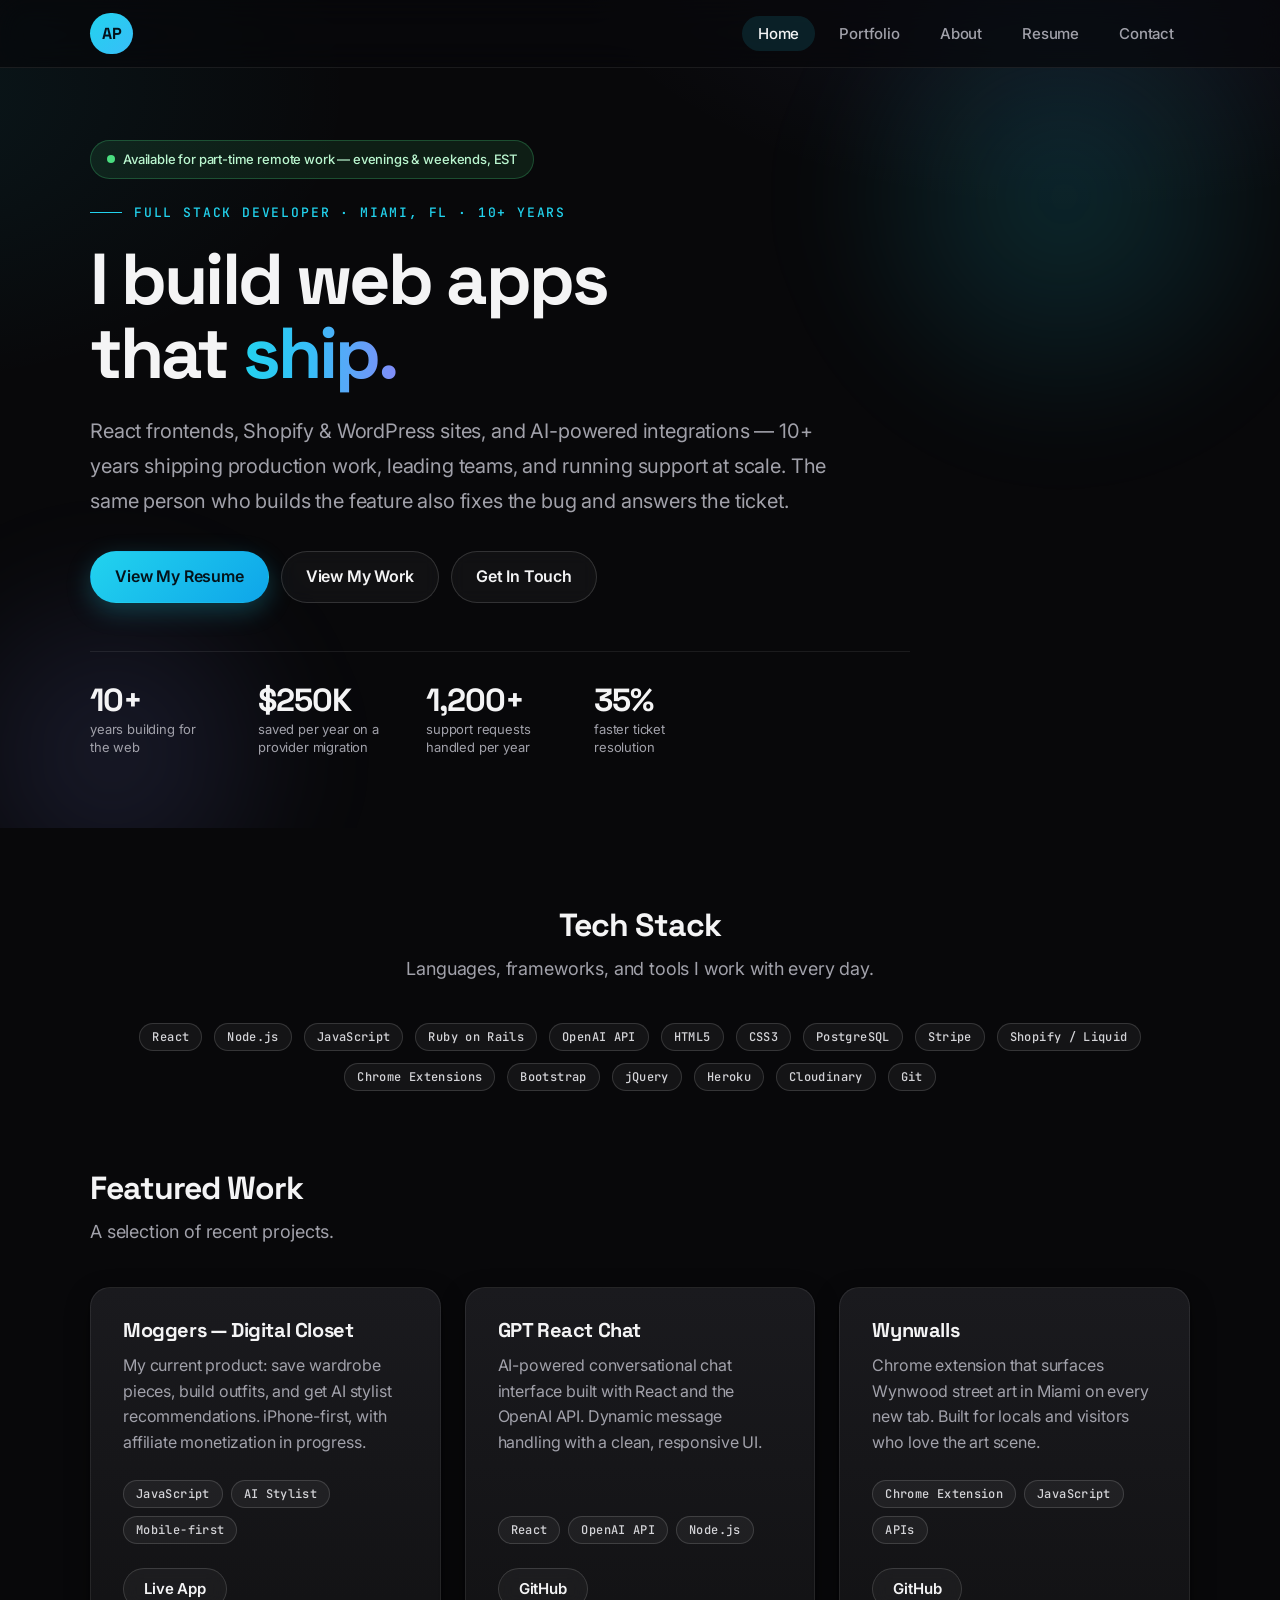
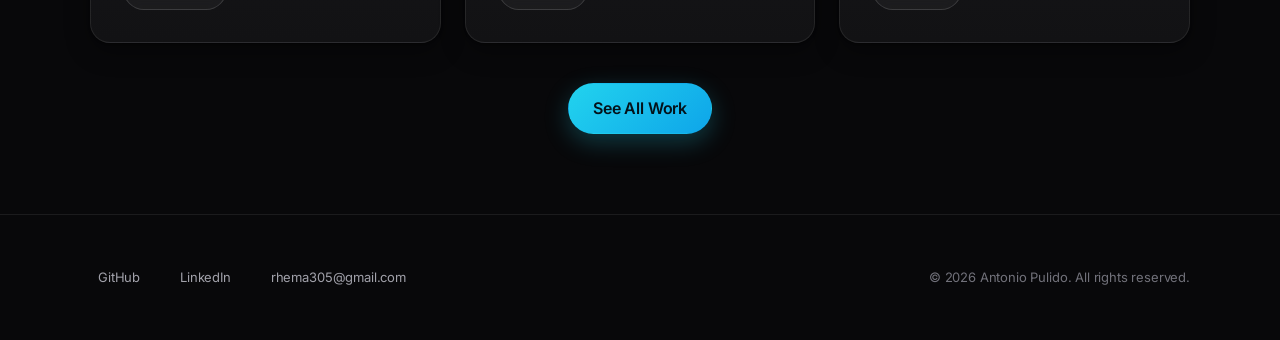
<file: index.html>
<!DOCTYPE html>
<html lang="en">
<head>
  <meta charset="UTF-8">
  <meta name="viewport" content="width=device-width, initial-scale=1.0">
  <title>Antonio Pulido — Full Stack Developer in Miami, FL</title>
  <meta name="description" content="Antonio Pulido is a Miami-based full stack web developer with 10+ years of experience in React, Node.js, TypeScript, Shopify, and WordPress. Available for part-time remote work, evenings and weekends.">
  <link rel="icon" href="data:,">
  <link rel="preconnect" href="https://fonts.googleapis.com">
  <link rel="preconnect" href="https://fonts.gstatic.com" crossorigin>
  <link href="https://fonts.googleapis.com/css2?family=Space+Grotesk:wght@400;500;700&family=Inter:wght@400;500&family=JetBrains+Mono:wght@400;500&display=swap" rel="stylesheet">
  <link rel="stylesheet" href="style.css">
</head>
<body>

  <a href="#main" class="sr-only">Skip to main content</a>

  <!-- ===== NAVIGATION ===== -->
  <header>
    <nav class="nav" aria-label="Main navigation">
      <div class="container">
        <a href="index.html" class="nav-logo" aria-label="Antonio Pulido — Home">AP</a>
        <button class="nav-toggle" aria-label="Toggle navigation menu" aria-expanded="false" aria-controls="nav-links">
          <span></span>
          <span></span>
          <span></span>
        </button>
        <ul class="nav-links" id="nav-links" role="list">
          <li><a href="index.html" aria-current="page" class="active">Home</a></li>
          <li><a href="portfolio.html">Portfolio</a></li>
          <li><a href="about.html">About</a></li>
          <li><a href="resume.html">Resume</a></li>
          <li><a href="contact.html">Contact</a></li>
        </ul>
      </div>
    </nav>
  </header>

  <main id="main">

    <!-- ===== HERO ===== -->
    <section class="hero" id="hero">
      <div class="container">
        <div class="hero__content">
          <p class="availability-pill"><span class="availability-pill__dot"></span> Available for part-time remote work — evenings &amp; weekends, EST</p>
          <p class="hero__eyebrow">Full Stack Developer · Miami, FL · 10+ Years</p>
          <h1 class="hero__title">I build web apps<br>that <span class="text-gradient">ship.</span></h1>
          <p class="hero__sub">React frontends, Shopify &amp; WordPress sites, and AI-powered integrations — 10+ years shipping production work, leading teams, and running support at scale. The same person who builds the feature also fixes the bug and answers the ticket.</p>
          <div class="hero__actions">
            <a href="resume.html" class="btn-primary">View My Resume</a>
            <a href="portfolio.html#portfolio" class="btn-secondary">View My Work</a>
            <a href="contact.html" class="btn-secondary">Get In Touch</a>
          </div>
          <div class="stats-row">
            <div class="stat">
              <p class="stat__number">10+</p>
              <p class="stat__label">years building for the web</p>
            </div>
            <div class="stat">
              <p class="stat__number">$250K</p>
              <p class="stat__label">saved per year on a provider migration</p>
            </div>
            <div class="stat">
              <p class="stat__number">1,200+</p>
              <p class="stat__label">support requests handled per year</p>
            </div>
            <div class="stat">
              <p class="stat__number">35%</p>
              <p class="stat__label">faster ticket resolution</p>
            </div>
          </div>
        </div>
      </div>
    </section>

    <!-- ===== SKILLS STRIP ===== -->
    <section class="section" id="skills" aria-label="Technology stack">
      <div class="container">
        <div class="section__header section__header--centered">
          <h2 class="section__title">Tech Stack</h2>
          <p class="section__subtitle">Languages, frameworks, and tools I work with every day.</p>
        </div>
        <div class="tag-strip" role="list" aria-label="Technologies">
          <span class="tag" role="listitem">React</span>
          <span class="tag" role="listitem">Node.js</span>
          <span class="tag" role="listitem">JavaScript</span>
          <span class="tag" role="listitem">Ruby on Rails</span>
          <span class="tag" role="listitem">OpenAI API</span>
          <span class="tag" role="listitem">HTML5</span>
          <span class="tag" role="listitem">CSS3</span>
          <span class="tag" role="listitem">PostgreSQL</span>
          <span class="tag" role="listitem">Stripe</span>
          <span class="tag" role="listitem">Shopify / Liquid</span>
          <span class="tag" role="listitem">Chrome Extensions</span>
          <span class="tag" role="listitem">Bootstrap</span>
          <span class="tag" role="listitem">jQuery</span>
          <span class="tag" role="listitem">Heroku</span>
          <span class="tag" role="listitem">Cloudinary</span>
          <span class="tag" role="listitem">Git</span>
        </div>
      </div>
    </section>

    <!-- ===== FEATURED PROJECTS ===== -->
    <section class="section section--no-top" id="featured-projects">
      <div class="container">
        <div class="section__header">
          <h2 class="section__title">Featured Work</h2>
          <p class="section__subtitle">A selection of recent projects.</p>
        </div>
        <div class="project-grid">

          <!-- Card 1 -->
          <article class="card" aria-label="Moggers digital closet project">
            <h3 class="card__title">Moggers — Digital Closet</h3>
            <p class="card__description">My current product: save wardrobe pieces, build outfits, and get AI stylist recommendations. iPhone-first, with affiliate monetization in progress.</p>
            <div class="card__tags">
              <span class="tag">JavaScript</span>
              <span class="tag">AI Stylist</span>
              <span class="tag">Mobile-first</span>
            </div>
            <div class="card__links">
              <a href="https://moggers.app" class="btn-secondary" target="_blank" rel="noopener noreferrer" aria-label="View Moggers live app">Live App</a>
            </div>
          </article>

          <!-- Card 2 -->
          <article class="card" aria-label="GPT React Chat project">
            <h3 class="card__title">GPT React Chat</h3>
            <p class="card__description">AI-powered conversational chat interface built with React and the OpenAI API. Dynamic message handling with a clean, responsive UI.</p>
            <div class="card__tags">
              <span class="tag">React</span>
              <span class="tag">OpenAI API</span>
              <span class="tag">Node.js</span>
            </div>
            <div class="card__links">
              <a href="https://github.com/apulido305/gpt-react-intercom" class="btn-secondary" target="_blank" rel="noopener noreferrer" aria-label="View GPT React Chat on GitHub">GitHub</a>
            </div>
          </article>

          <!-- Card 3 -->
          <article class="card" aria-label="Wynwalls project">
            <h3 class="card__title">Wynwalls</h3>
            <p class="card__description">Chrome extension that surfaces Wynwood street art in Miami on every new tab. Built for locals and visitors who love the art scene.</p>
            <div class="card__tags">
              <span class="tag">Chrome Extension</span>
              <span class="tag">JavaScript</span>
              <span class="tag">APIs</span>
            </div>
            <div class="card__links">
              <a href="https://github.com/apulido305/wynwalls" class="btn-secondary" target="_blank" rel="noopener noreferrer" aria-label="View Wynwalls on GitHub">GitHub</a>
            </div>
          </article>

        </div>

        <div class="cta-row">
          <a href="portfolio.html" class="btn-primary">See All Work</a>
        </div>
      </div>
    </section>

  </main>

  <!-- ===== FOOTER ===== -->
  <footer class="footer">
    <div class="container">
      <nav class="footer__links" aria-label="Footer links">
        <a href="https://github.com/apulido305" target="_blank" rel="noopener noreferrer">GitHub</a>
        <a href="https://www.linkedin.com/in/apulido305" target="_blank" rel="noopener noreferrer">LinkedIn</a>
        <a href="mailto:rhema305@gmail.com">rhema305@gmail.com</a>
      </nav>
      <p class="footer__copy">&copy; <span id="year"></span> Antonio Pulido. All rights reserved.</p>
    </div>
  </footer>

  <script src="main.js"></script>
</body>
</html>
</file>
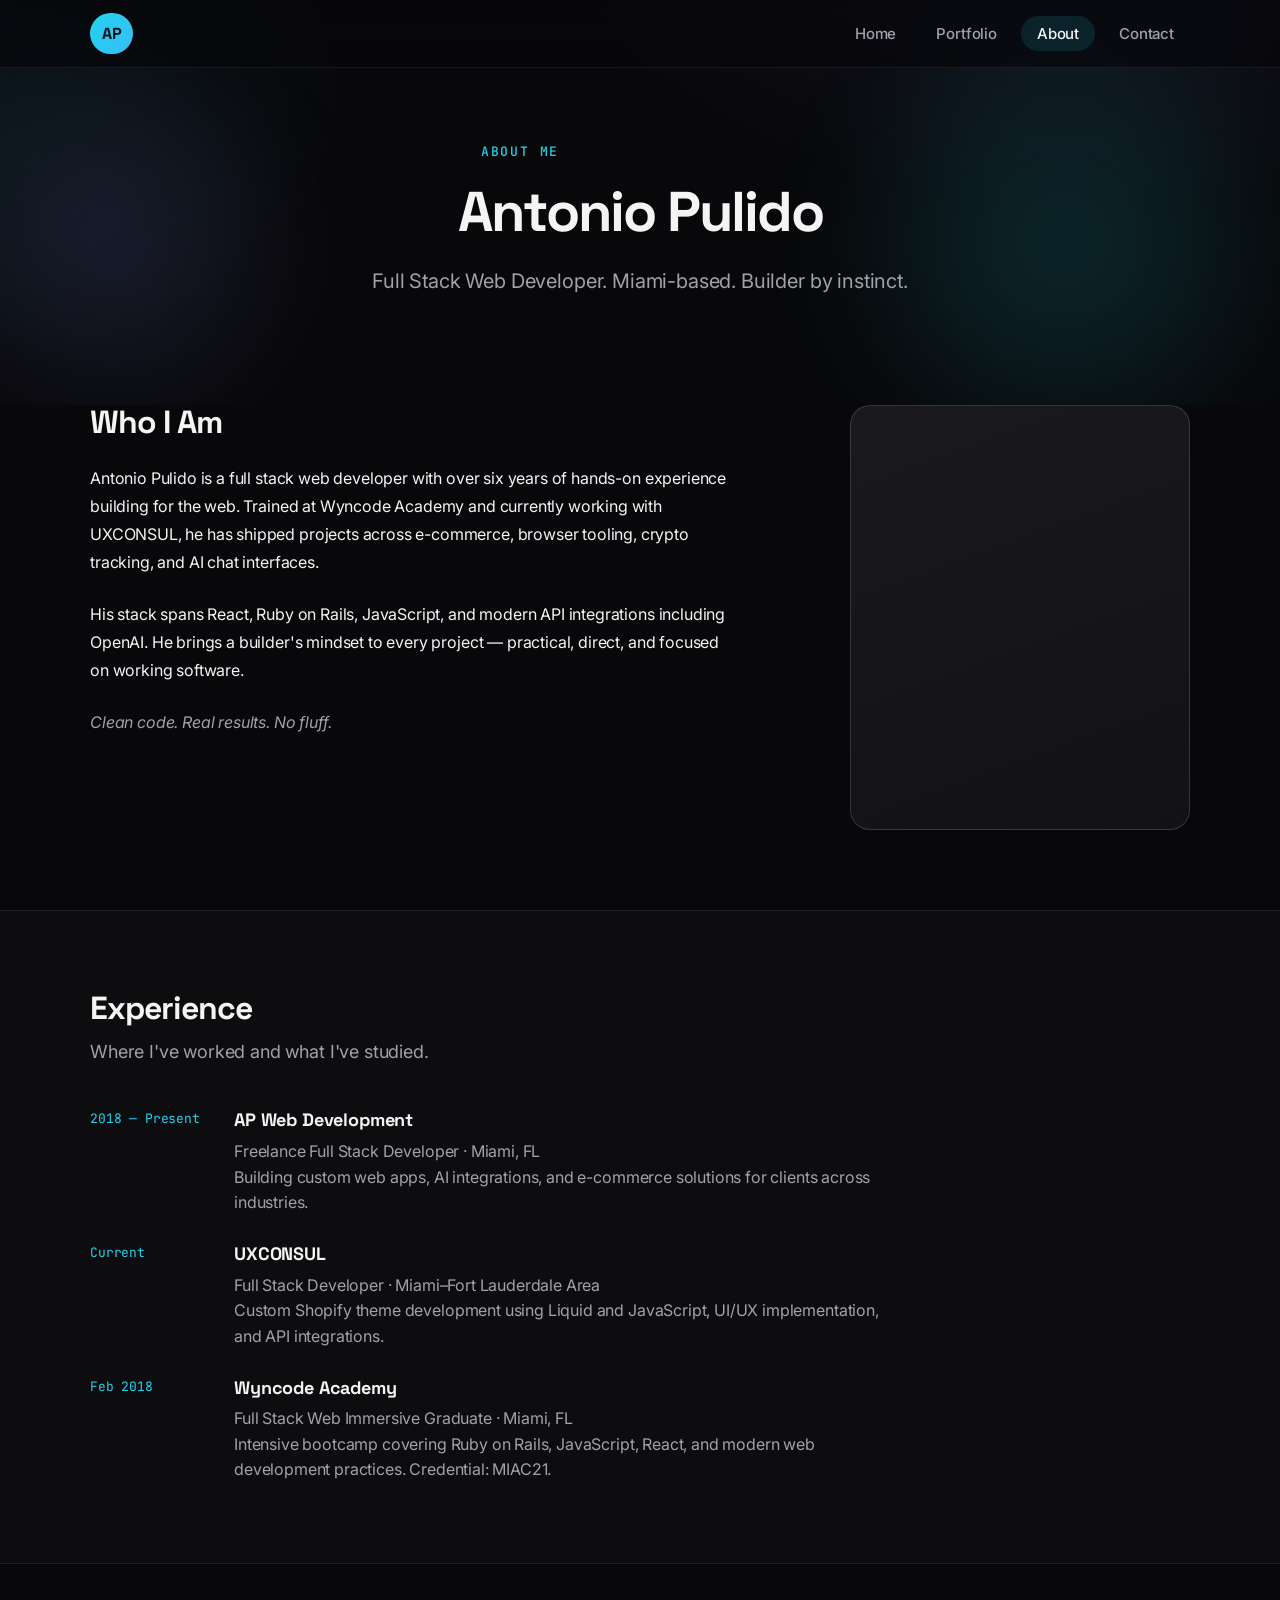
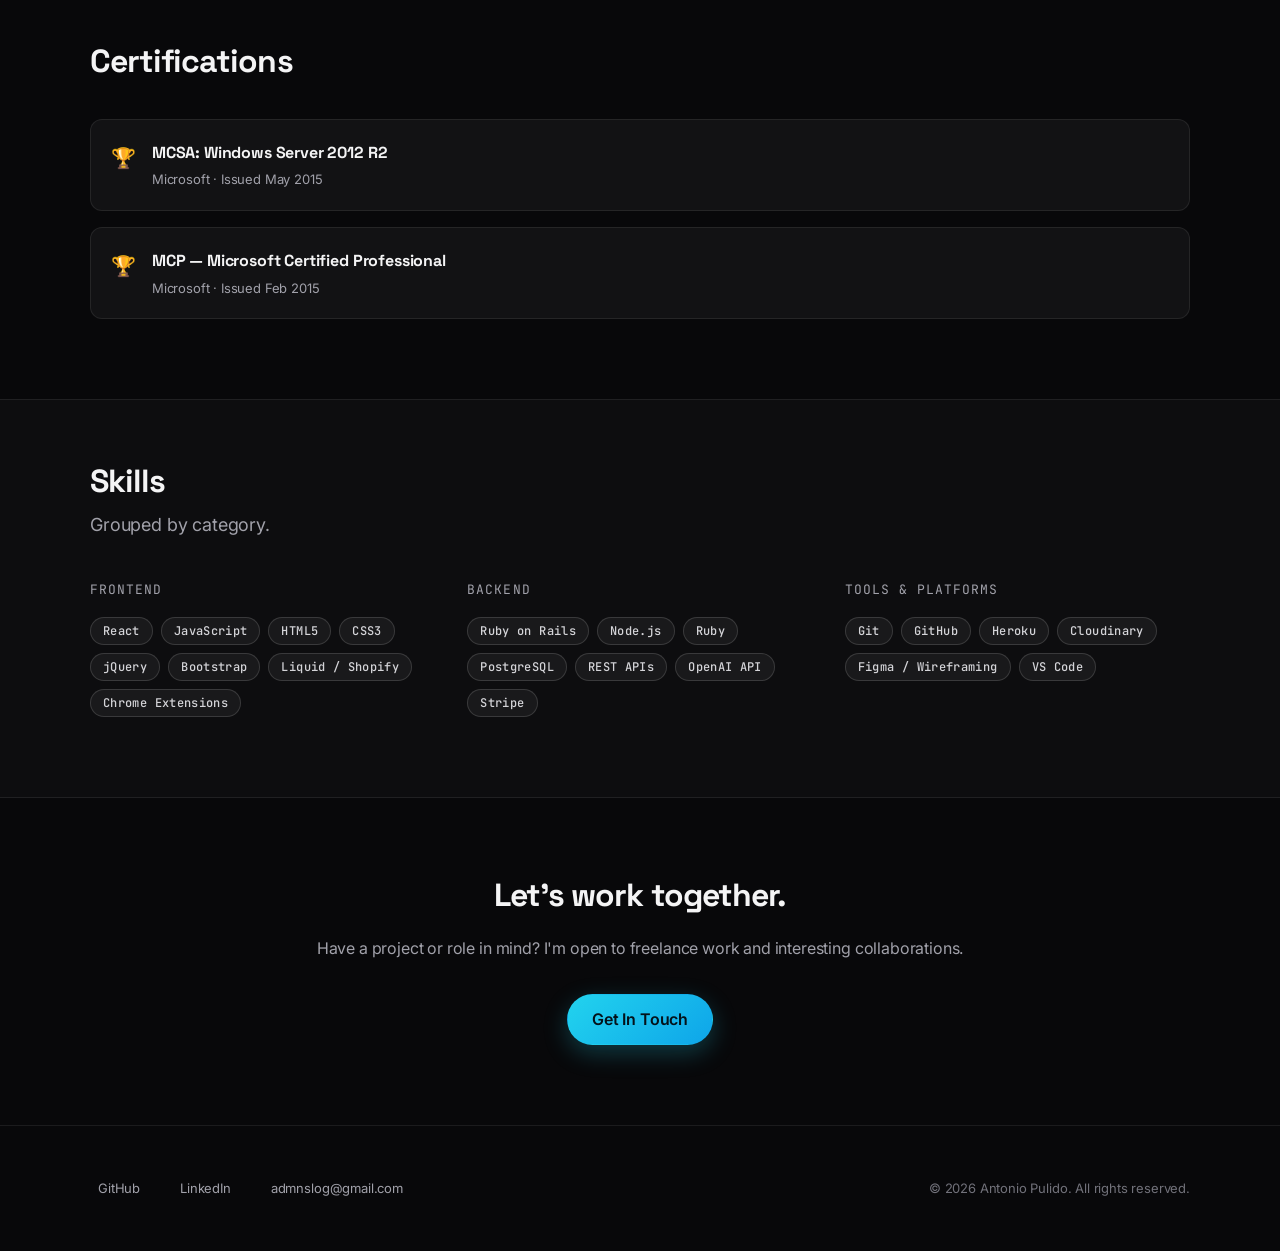
<file: about.html>
<!DOCTYPE html>
<html lang="en">
<head>
  <meta charset="UTF-8">
  <meta name="viewport" content="width=device-width, initial-scale=1.0">
  <title>About — Antonio Pulido</title>
  <meta name="description" content="Antonio Pulido is a full stack web developer with 6+ years of experience based in Miami, FL. Trained at Wyncode Academy, currently working with UXCONSUL.">
  <link rel="icon" href="data:,">
  <link rel="preconnect" href="https://fonts.googleapis.com">
  <link rel="preconnect" href="https://fonts.gstatic.com" crossorigin>
  <link href="https://fonts.googleapis.com/css2?family=Space+Grotesk:wght@400;500;700&family=Inter:wght@400;500&family=JetBrains+Mono:wght@400;500&display=swap" rel="stylesheet">
  <link rel="stylesheet" href="style.css">
  <style>
    /* About-page specific styles */
    .about-layout {
      display: grid;
      grid-template-columns: 1fr;
      gap: var(--space-12);
      align-items: start;
    }
    @media (min-width: 768px) {
      .about-layout {
        grid-template-columns: 1fr 340px;
      }
    }

    /* .profile-photo is defined in style.css */

    .timeline {
      display: flex;
      flex-direction: column;
      gap: var(--space-6);
    }

    .timeline-item {
      display: grid;
      grid-template-columns: 120px 1fr;
      gap: var(--space-6);
      align-items: start;
    }

    @media (max-width: 479px) {
      .timeline-item {
        grid-template-columns: 1fr;
        gap: var(--space-2);
      }
    }

    .timeline-item__date {
      font-family: var(--font-mono);
      font-size: var(--text-sm);
      color: var(--color-primary);
      padding-top: 3px;
    }

    .timeline-item__title {
      font-family: var(--font-heading);
      font-size: var(--text-lg);
      font-weight: 700;
      color: var(--color-text);
      margin-bottom: var(--space-1);
    }

    .timeline-item__sub {
      font-size: var(--text-base);
      color: var(--color-text-muted);
    }

    .skills-grid {
      display: grid;
      grid-template-columns: 1fr;
      gap: var(--space-8);
    }

    @media (min-width: 480px) {
      .skills-grid {
        grid-template-columns: repeat(2, 1fr);
      }
    }

    @media (min-width: 768px) {
      .skills-grid {
        grid-template-columns: repeat(3, 1fr);
      }
    }

    .skills-group__label {
      font-family: var(--font-mono);
      font-size: var(--text-sm);
      color: var(--color-text-muted);
      text-transform: uppercase;
      letter-spacing: 0.08em;
      margin-bottom: var(--space-4);
    }

    .skills-group__tags {
      display: flex;
      flex-wrap: wrap;
      gap: var(--space-2);
    }

    .cert-list {
      display: flex;
      flex-direction: column;
      gap: var(--space-4);
    }

    .cert-item {
      display: flex;
      align-items: flex-start;
      gap: var(--space-4);
      padding: var(--space-5);
      background-color: var(--color-surface);
      border: 1px solid var(--color-border);
      border-radius: var(--radius-md);
    }

    .cert-item__icon {
      font-size: 1.25rem;
      flex-shrink: 0;
      padding-top: 2px;
    }

    .cert-item__title {
      font-family: var(--font-heading);
      font-size: var(--text-base);
      font-weight: 700;
      color: var(--color-text);
      margin-bottom: var(--space-1);
    }

    .cert-item__meta {
      font-size: var(--text-sm);
      color: var(--color-text-muted);
    }
  </style>
</head>
<body>

  <a href="#main" class="sr-only">Skip to main content</a>

  <!-- ===== NAVIGATION ===== -->
  <header>
    <nav class="nav" aria-label="Main navigation">
      <div class="container">
        <a href="index.html" class="nav-logo" aria-label="Antonio Pulido — Home">AP</a>
        <button class="nav-toggle" aria-label="Toggle navigation menu" aria-expanded="false" aria-controls="nav-links">
          <span></span>
          <span></span>
          <span></span>
        </button>
        <ul class="nav-links" id="nav-links" role="list">
          <li><a href="index.html">Home</a></li>
          <li><a href="portfolio.html">Portfolio</a></li>
          <li><a href="about.html" aria-current="page" class="active">About</a></li>
          <li><a href="contact.html">Contact</a></li>
        </ul>
      </div>
    </nav>
  </header>

  <main id="main">

    <!-- ===== ABOUT HERO ===== -->
    <section class="hero hero--short" id="about">
      <div class="container">
        <div class="hero__content">
          <p class="hero__eyebrow">About Me</p>
          <h1 class="hero__title">Antonio Pulido</h1>
          <p class="hero__sub">Full Stack Web Developer. Miami-based. Builder by instinct.</p>
        </div>
      </div>
    </section>

    <!-- ===== BIO + PHOTO ===== -->
    <section class="section section--no-top" id="bio">
      <div class="container">
        <div class="about-layout">
          <!-- Left: text -->
          <div>
            <h2 class="heading--spaced">Who I Am</h2>
            <p class="bio-text">
              Antonio Pulido is a full stack web developer with over six years of hands-on experience building for the web. Trained at Wyncode Academy and currently working with UXCONSUL, he has shipped projects across e-commerce, browser tooling, crypto tracking, and AI chat interfaces.
            </p>
            <p class="bio-text">
              His stack spans React, Ruby on Rails, JavaScript, and modern API integrations including OpenAI. He brings a builder's mindset to every project — practical, direct, and focused on working software.
            </p>
            <p class="bio-text--muted">
              Clean code. Real results. No fluff.
            </p>
          </div>

          <!-- Right: profile photo -->
          <div>
            <!-- Replace with your actual profile photo: <img src="assets/images/profile.jpg" alt="Antonio Pulido"> -->
            <div class="profile-photo" aria-hidden="true"></div>
          </div>
        </div>
      </div>
    </section>

    <!-- ===== EXPERIENCE / TIMELINE ===== -->
    <section class="section section--surface" id="experience">
      <div class="container">
        <div class="section__header">
          <h2 class="section__title">Experience</h2>
          <p class="section__subtitle">Where I've worked and what I've studied.</p>
        </div>
        <div class="timeline" role="list">

          <div class="timeline-item" role="listitem">
            <span class="timeline-item__date">2018 — Present</span>
            <div>
              <p class="timeline-item__title">AP Web Development</p>
              <p class="timeline-item__sub">Freelance Full Stack Developer · Miami, FL<br>Building custom web apps, AI integrations, and e-commerce solutions for clients across industries.</p>
            </div>
          </div>

          <div class="timeline-item" role="listitem">
            <span class="timeline-item__date">Current</span>
            <div>
              <p class="timeline-item__title">UXCONSUL</p>
              <p class="timeline-item__sub">Full Stack Developer · Miami–Fort Lauderdale Area<br>Custom Shopify theme development using Liquid and JavaScript, UI/UX implementation, and API integrations.</p>
            </div>
          </div>

          <div class="timeline-item" role="listitem">
            <span class="timeline-item__date">Feb 2018</span>
            <div>
              <p class="timeline-item__title">Wyncode Academy</p>
              <p class="timeline-item__sub">Full Stack Web Immersive Graduate · Miami, FL<br>Intensive bootcamp covering Ruby on Rails, JavaScript, React, and modern web development practices. Credential: MIAC21.</p>
            </div>
          </div>

        </div>
      </div>
    </section>

    <!-- ===== CERTIFICATIONS ===== -->
    <section class="section" id="certifications">
      <div class="container">
        <div class="section__header">
          <h2 class="section__title">Certifications</h2>
        </div>
        <div class="cert-list">

          <div class="cert-item">
            <span class="cert-item__icon" aria-hidden="true">&#127942;</span>
            <div>
              <p class="cert-item__title">MCSA: Windows Server 2012 R2</p>
              <p class="cert-item__meta">Microsoft · Issued May 2015</p>
            </div>
          </div>

          <div class="cert-item">
            <span class="cert-item__icon" aria-hidden="true">&#127942;</span>
            <div>
              <p class="cert-item__title">MCP — Microsoft Certified Professional</p>
              <p class="cert-item__meta">Microsoft · Issued Feb 2015</p>
            </div>
          </div>

        </div>
      </div>
    </section>

    <!-- ===== SKILLS GRID ===== -->
    <section class="section section--surface section--skills-top" id="skills">
      <div class="container">
        <div class="section__header">
          <h2 class="section__title">Skills</h2>
          <p class="section__subtitle">Grouped by category.</p>
        </div>
        <div class="skills-grid">

          <div class="skills-group">
            <p class="skills-group__label">Frontend</p>
            <div class="skills-group__tags">
              <span class="tag">React</span>
              <span class="tag">JavaScript</span>
              <span class="tag">HTML5</span>
              <span class="tag">CSS3</span>
              <span class="tag">jQuery</span>
              <span class="tag">Bootstrap</span>
              <span class="tag">Liquid / Shopify</span>
              <span class="tag">Chrome Extensions</span>
            </div>
          </div>

          <div class="skills-group">
            <p class="skills-group__label">Backend</p>
            <div class="skills-group__tags">
              <span class="tag">Ruby on Rails</span>
              <span class="tag">Node.js</span>
              <span class="tag">Ruby</span>
              <span class="tag">PostgreSQL</span>
              <span class="tag">REST APIs</span>
              <span class="tag">OpenAI API</span>
              <span class="tag">Stripe</span>
            </div>
          </div>

          <div class="skills-group">
            <p class="skills-group__label">Tools &amp; Platforms</p>
            <div class="skills-group__tags">
              <span class="tag">Git</span>
              <span class="tag">GitHub</span>
              <span class="tag">Heroku</span>
              <span class="tag">Cloudinary</span>
              <span class="tag">Figma / Wireframing</span>
              <span class="tag">VS Code</span>
            </div>
          </div>

        </div>
      </div>
    </section>

    <!-- ===== CTA ===== -->
    <section class="section section--centered" aria-label="Contact call to action">
      <div class="container">
        <h2 class="heading--spaced">Let's work together.</h2>
        <p class="cta-text">Have a project or role in mind? I'm open to freelance work and interesting collaborations.</p>
        <a href="contact.html" class="btn-primary">Get In Touch</a>
      </div>
    </section>

  </main>

  <!-- ===== FOOTER ===== -->
  <footer class="footer">
    <div class="container">
      <nav class="footer__links" aria-label="Footer links">
        <a href="https://github.com/apulido305" target="_blank" rel="noopener noreferrer">GitHub</a>
        <a href="https://www.linkedin.com/in/apulido305" target="_blank" rel="noopener noreferrer">LinkedIn</a>
        <a href="mailto:admnslog@gmail.com">admnslog@gmail.com</a>
      </nav>
      <p class="footer__copy">&copy; <span id="year"></span> Antonio Pulido. All rights reserved.</p>
    </div>
  </footer>

  <script src="main.js"></script>
</body>
</html>
</file>
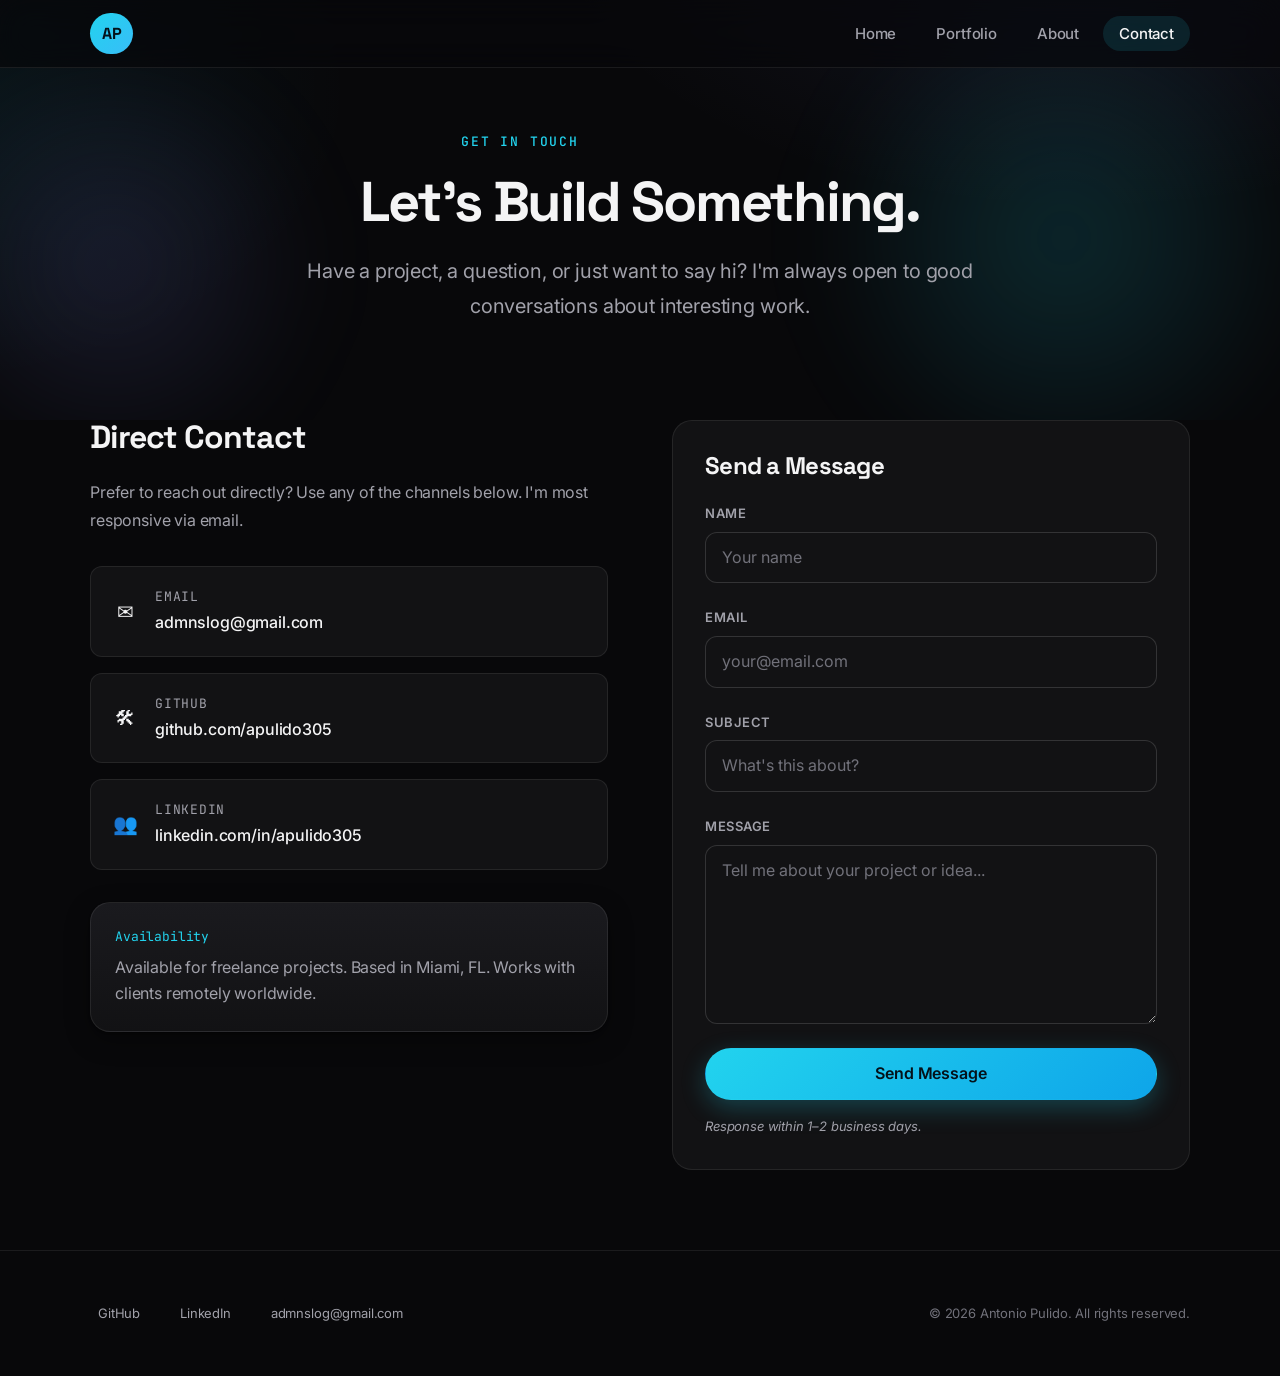
<file: contact.html>
<!DOCTYPE html>
<html lang="en">
<head>
  <meta charset="UTF-8">
  <meta name="viewport" content="width=device-width, initial-scale=1.0">
  <title>Contact — Antonio Pulido</title>
  <meta name="description" content="Get in touch with Antonio Pulido — full stack developer based in Miami, FL. Available for freelance projects and collaborations.">
  <link rel="icon" href="data:,">
  <link rel="preconnect" href="https://fonts.googleapis.com">
  <link rel="preconnect" href="https://fonts.gstatic.com" crossorigin>
  <link href="https://fonts.googleapis.com/css2?family=Space+Grotesk:wght@400;500;700&family=Inter:wght@400;500&family=JetBrains+Mono:wght@400;500&display=swap" rel="stylesheet">
  <link rel="stylesheet" href="style.css">
  <style>
    /* Contact-page specific styles */
    .contact-layout {
      display: grid;
      grid-template-columns: 1fr;
      gap: var(--space-12);
      align-items: start;
    }

    @media (min-width: 768px) {
      .contact-layout {
        grid-template-columns: 1fr 1fr;
        gap: var(--space-16);
      }
    }

    .contact-info {
      display: flex;
      flex-direction: column;
      gap: var(--space-8);
    }

    .contact-info__intro {
      color: var(--color-text-muted);
      line-height: var(--line-height-relaxed);
    }

    .contact-links {
      display: flex;
      flex-direction: column;
      gap: var(--space-4);
    }

    .contact-link-item {
      display: flex;
      align-items: center;
      gap: var(--space-4);
      padding: var(--space-5);
      background-color: var(--color-surface);
      border: 1px solid var(--color-border);
      border-radius: var(--radius-md);
      transition: var(--transition);
      text-decoration: none;
      color: var(--color-text);
    }

    .contact-link-item:hover {
      border-color: rgba(0, 229, 255, 0.3);
      background-color: var(--color-surface-raised);
      transform: translateX(4px);
    }

    .contact-link-item__icon {
      font-size: 1.25rem;
      flex-shrink: 0;
      width: 28px;
      text-align: center;
    }

    .contact-link-item__label {
      font-size: var(--text-sm);
      color: var(--color-text-muted);
      margin-bottom: 2px;
      font-family: var(--font-mono);
      text-transform: uppercase;
      letter-spacing: 0.06em;
    }

    .contact-link-item__value {
      font-size: var(--text-base);
      color: var(--color-text);
      font-weight: 500;
    }

    .form-panel {
      background-color: var(--color-surface);
      border: 1px solid var(--color-border);
      border-radius: var(--radius-lg);
      padding: var(--space-8);
    }

    .form-panel h2 {
      font-size: var(--text-2xl);
      margin-bottom: var(--space-6);
    }

    .contact-form {
      max-width: none;
    }

    .response-note {
      font-size: var(--text-sm);
      color: var(--color-text-muted);
      margin-top: var(--space-4);
      font-style: italic;
    }

    /* Success state — shown by JS after submit */
    .form-success-message {
      display: none;
      text-align: center;
      padding: var(--space-12) var(--space-8);
    }

    .form-success-message__icon {
      font-size: 2.5rem;
      margin-bottom: var(--space-4);
    }

    .form-success-message h3 {
      font-size: var(--text-2xl);
      margin-bottom: var(--space-3);
      color: #4ade80;
    }

    .form-success-message p {
      color: var(--color-text-muted);
      margin-inline: auto;
    }
  </style>
</head>
<body>

  <a href="#main" class="sr-only">Skip to main content</a>

  <!-- ===== NAVIGATION ===== -->
  <header>
    <nav class="nav" aria-label="Main navigation">
      <div class="container">
        <a href="index.html" class="nav-logo" aria-label="Antonio Pulido — Home">AP</a>
        <button class="nav-toggle" aria-label="Toggle navigation menu" aria-expanded="false" aria-controls="nav-links">
          <span></span>
          <span></span>
          <span></span>
        </button>
        <ul class="nav-links" id="nav-links" role="list">
          <li><a href="index.html">Home</a></li>
          <li><a href="portfolio.html">Portfolio</a></li>
          <li><a href="about.html">About</a></li>
          <li><a href="contact.html" aria-current="page" class="active">Contact</a></li>
        </ul>
      </div>
    </nav>
  </header>

  <main id="main">

    <!-- ===== CONTACT HERO ===== -->
    <section class="hero hero--compact" id="contact">
      <div class="container">
        <div class="hero__content">
          <p class="hero__eyebrow">Get In Touch</p>
          <h1 class="hero__title">Let's Build Something.</h1>
          <p class="hero__sub">Have a project, a question, or just want to say hi? I'm always open to good conversations about interesting work.</p>
        </div>
      </div>
    </section>

    <!-- ===== CONTACT LAYOUT ===== -->
    <section class="section section--no-top" id="contact-section">
      <div class="container">
        <div class="contact-layout">

          <!-- Left: contact info -->
          <div class="contact-info">
            <div>
              <h2 class="heading--spaced">Direct Contact</h2>
              <p class="contact-info__intro">Prefer to reach out directly? Use any of the channels below. I'm most responsive via email.</p>
            </div>

            <nav class="contact-links" aria-label="Contact links">

              <a href="mailto:admnslog@gmail.com" class="contact-link-item" aria-label="Send email to admnslog@gmail.com">
                <span class="contact-link-item__icon" aria-hidden="true">&#9993;</span>
                <div>
                  <p class="contact-link-item__label">Email</p>
                  <p class="contact-link-item__value">admnslog@gmail.com</p>
                </div>
              </a>

              <a href="https://github.com/apulido305" class="contact-link-item" target="_blank" rel="noopener noreferrer" aria-label="View GitHub profile for apulido305">
                <span class="contact-link-item__icon" aria-hidden="true">&#128736;</span>
                <div>
                  <p class="contact-link-item__label">GitHub</p>
                  <p class="contact-link-item__value">github.com/apulido305</p>
                </div>
              </a>

              <a href="https://www.linkedin.com/in/apulido305" class="contact-link-item" target="_blank" rel="noopener noreferrer" aria-label="View LinkedIn profile for apulido305">
                <span class="contact-link-item__icon" aria-hidden="true">&#128101;</span>
                <div>
                  <p class="contact-link-item__label">LinkedIn</p>
                  <p class="contact-link-item__value">linkedin.com/in/apulido305</p>
                </div>
              </a>

            </nav>

            <div class="availability-card">
              <p class="availability-card__label">Availability</p>
              <p class="availability-card__text">Available for freelance projects. Based in Miami, FL. Works with clients remotely worldwide.</p>
            </div>
          </div>

          <!-- Right: contact form -->
          <div class="form-panel">
            <h2>Send a Message</h2>

            <!-- Success state — revealed by JS on submit -->
            <div class="form-success-message" id="form-success" role="alert" aria-live="polite">
              <div class="form-success-message__icon" aria-hidden="true">&#10003;</div>
              <h3>Thanks! I'll be in touch.</h3>
              <p>Your message has been received. Expect a reply within 1–2 business days.</p>
            </div>

            <!-- To enable real email delivery, replace action="#" with your Formspree endpoint: https://formspree.io -->
            <form
              id="contact-form"
              class="contact-form"
              action="#"
              method="POST"
              novalidate
              aria-label="Contact form"
            >

              <div class="form-group">
                <label for="name">Name</label>
                <input
                  type="text"
                  id="name"
                  name="name"
                  placeholder="Your name"
                  required
                  autocomplete="name"
                >
              </div>

              <div class="form-group">
                <label for="email">Email</label>
                <input
                  type="email"
                  id="email"
                  name="email"
                  placeholder="your@email.com"
                  required
                  autocomplete="email"
                >
              </div>

              <div class="form-group">
                <label for="subject">Subject</label>
                <input
                  type="text"
                  id="subject"
                  name="subject"
                  placeholder="What's this about?"
                  required
                >
              </div>

              <div class="form-group">
                <label for="message">Message</label>
                <textarea
                  id="message"
                  name="message"
                  placeholder="Tell me about your project or idea..."
                  required
                  rows="6"
                ></textarea>
              </div>

              <div>
                <button type="submit" class="btn-primary btn-primary--full">
                  Send Message
                </button>
                <p class="response-note">Response within 1–2 business days.</p>
              </div>

            </form>
          </div>

        </div>
      </div>
    </section>

  </main>

  <!-- ===== FOOTER ===== -->
  <footer class="footer">
    <div class="container">
      <nav class="footer__links" aria-label="Footer links">
        <a href="https://github.com/apulido305" target="_blank" rel="noopener noreferrer">GitHub</a>
        <a href="https://www.linkedin.com/in/apulido305" target="_blank" rel="noopener noreferrer">LinkedIn</a>
        <a href="mailto:admnslog@gmail.com">admnslog@gmail.com</a>
      </nav>
      <p class="footer__copy">&copy; <span id="year"></span> Antonio Pulido. All rights reserved.</p>
    </div>
  </footer>

  <script src="main.js"></script>
</body>
</html>
</file>
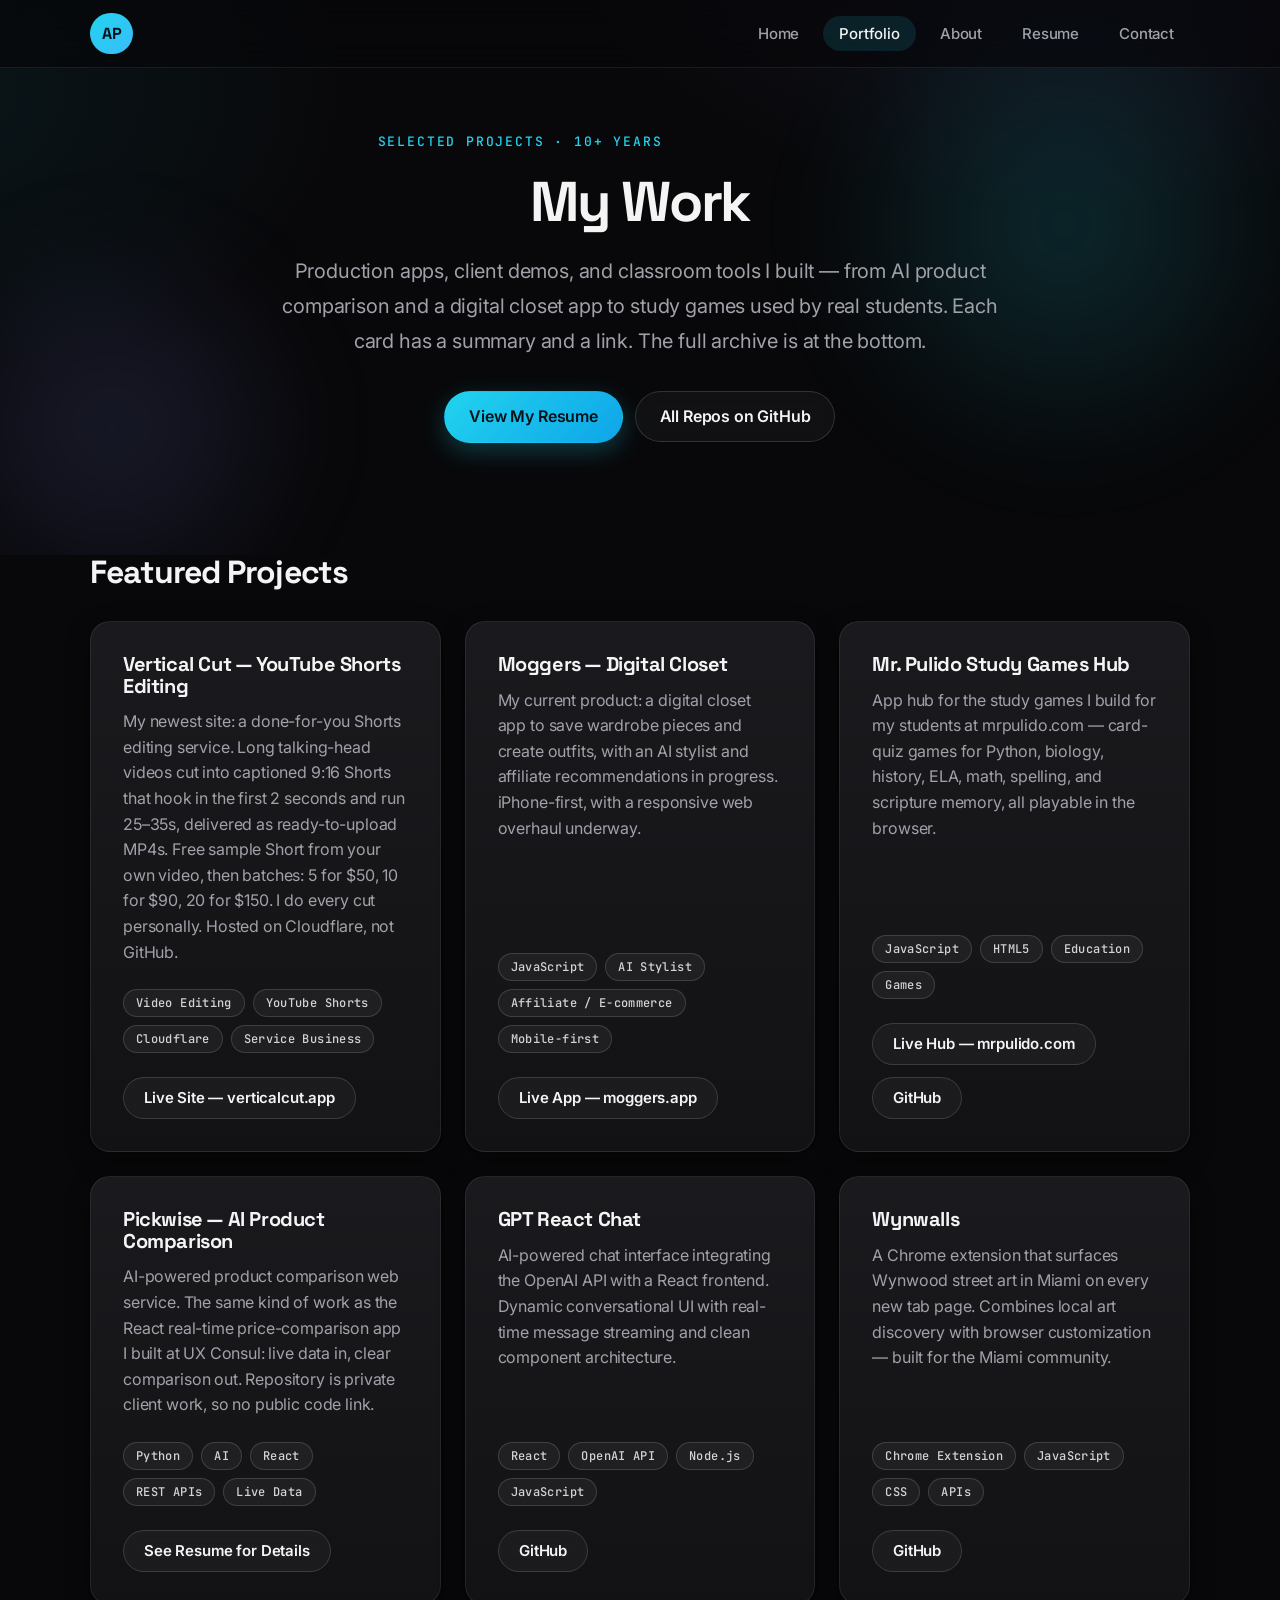
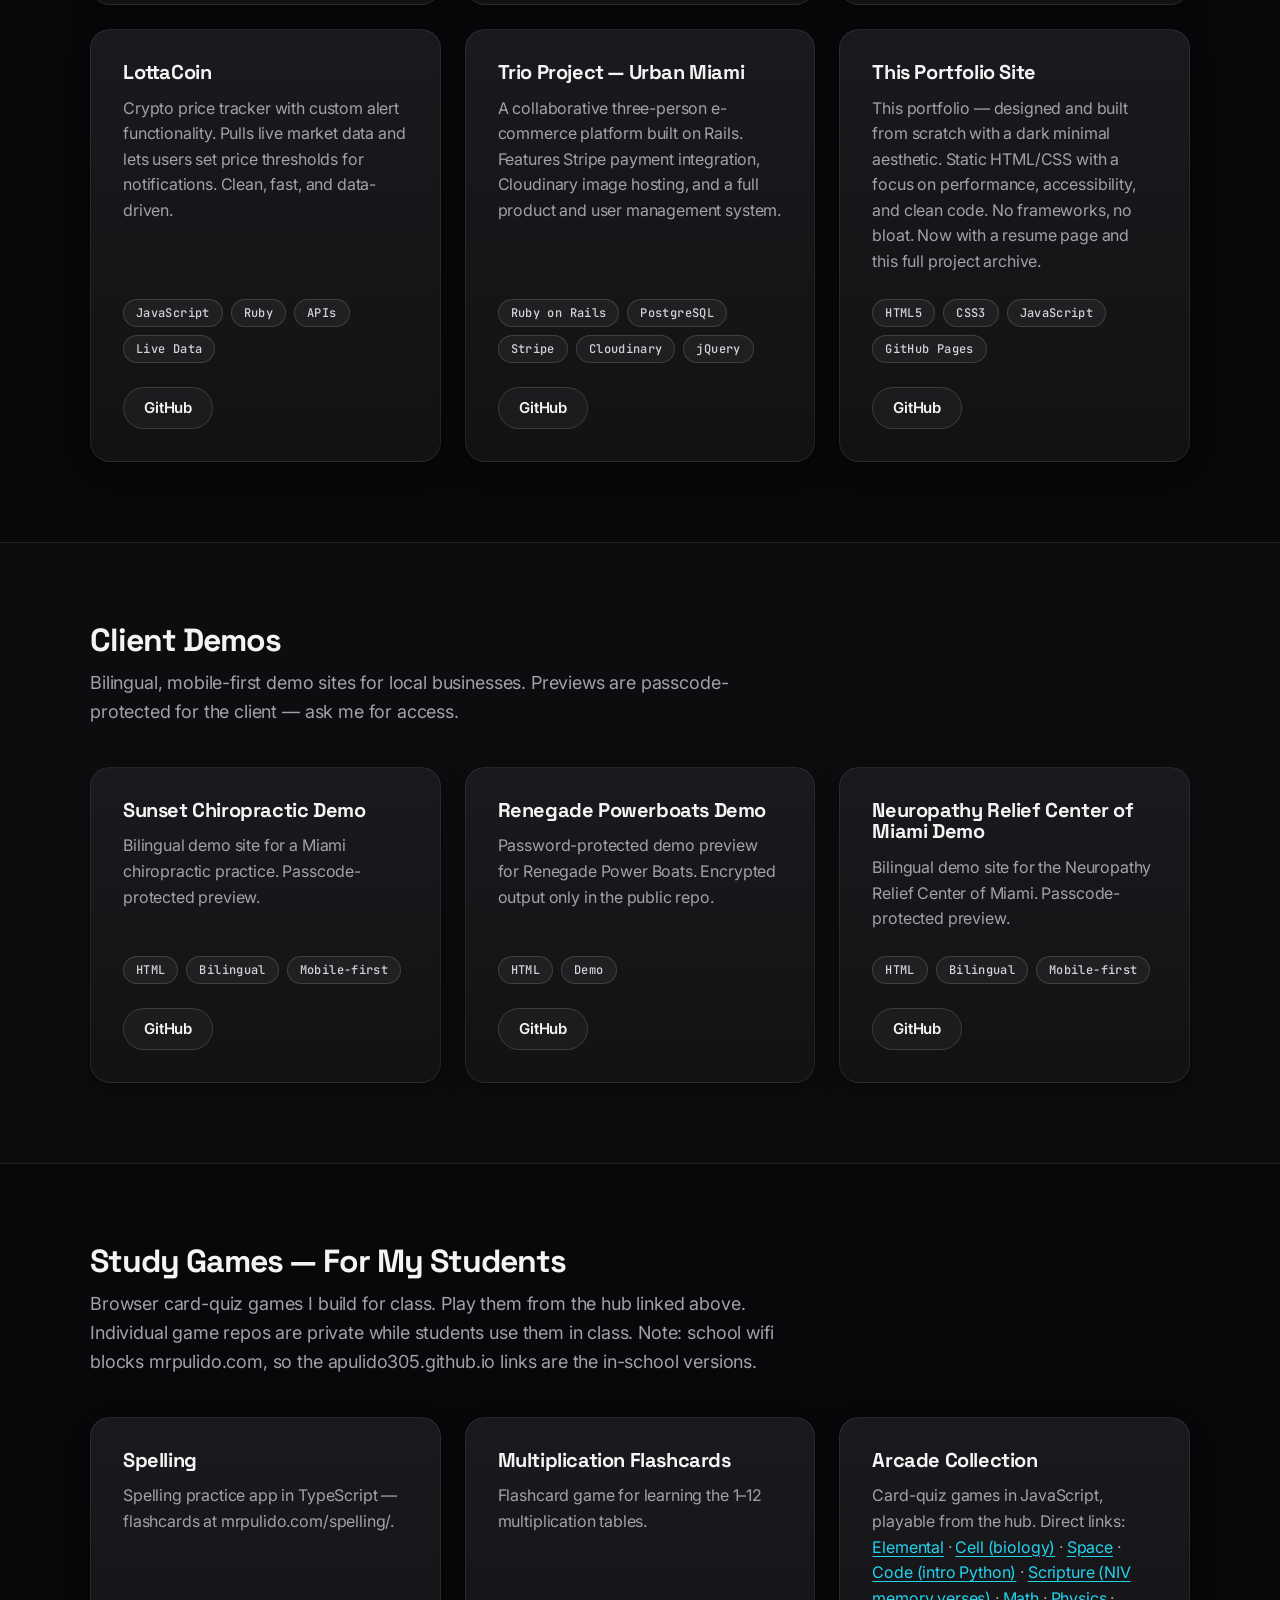
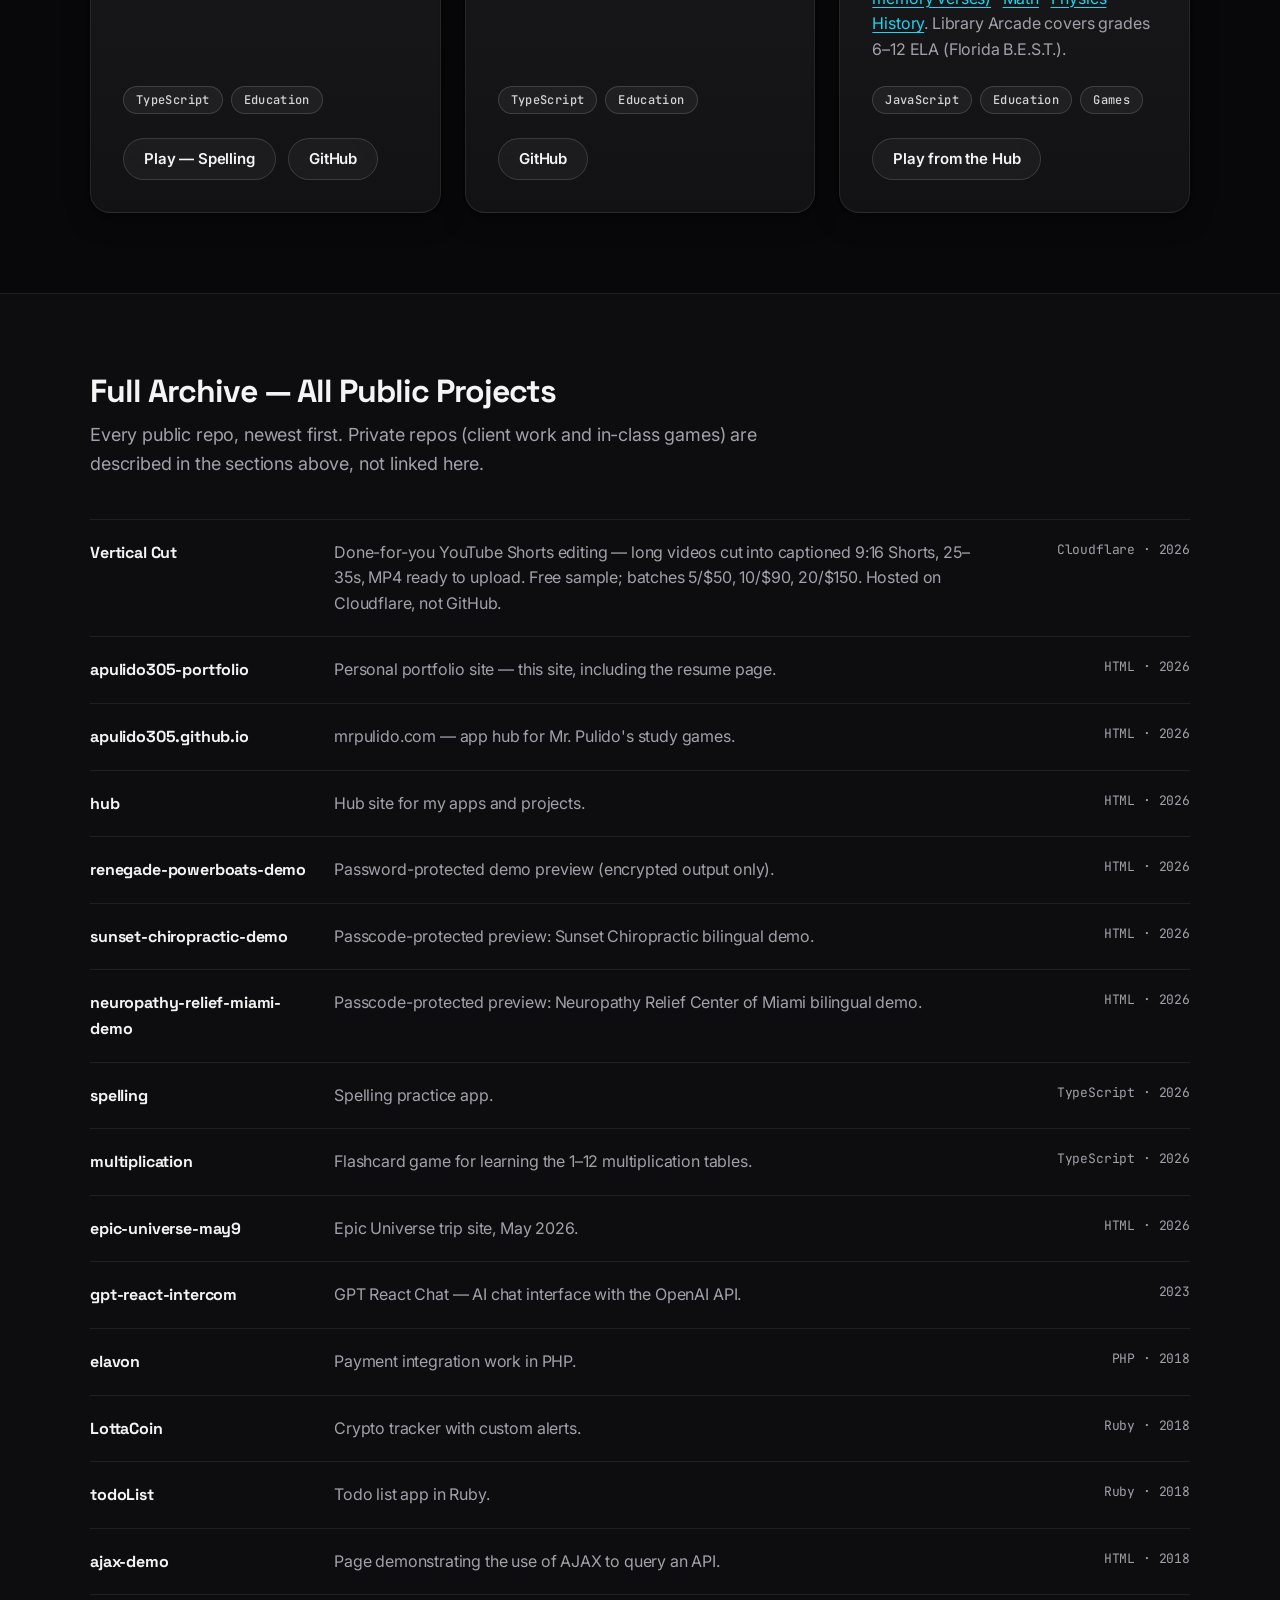
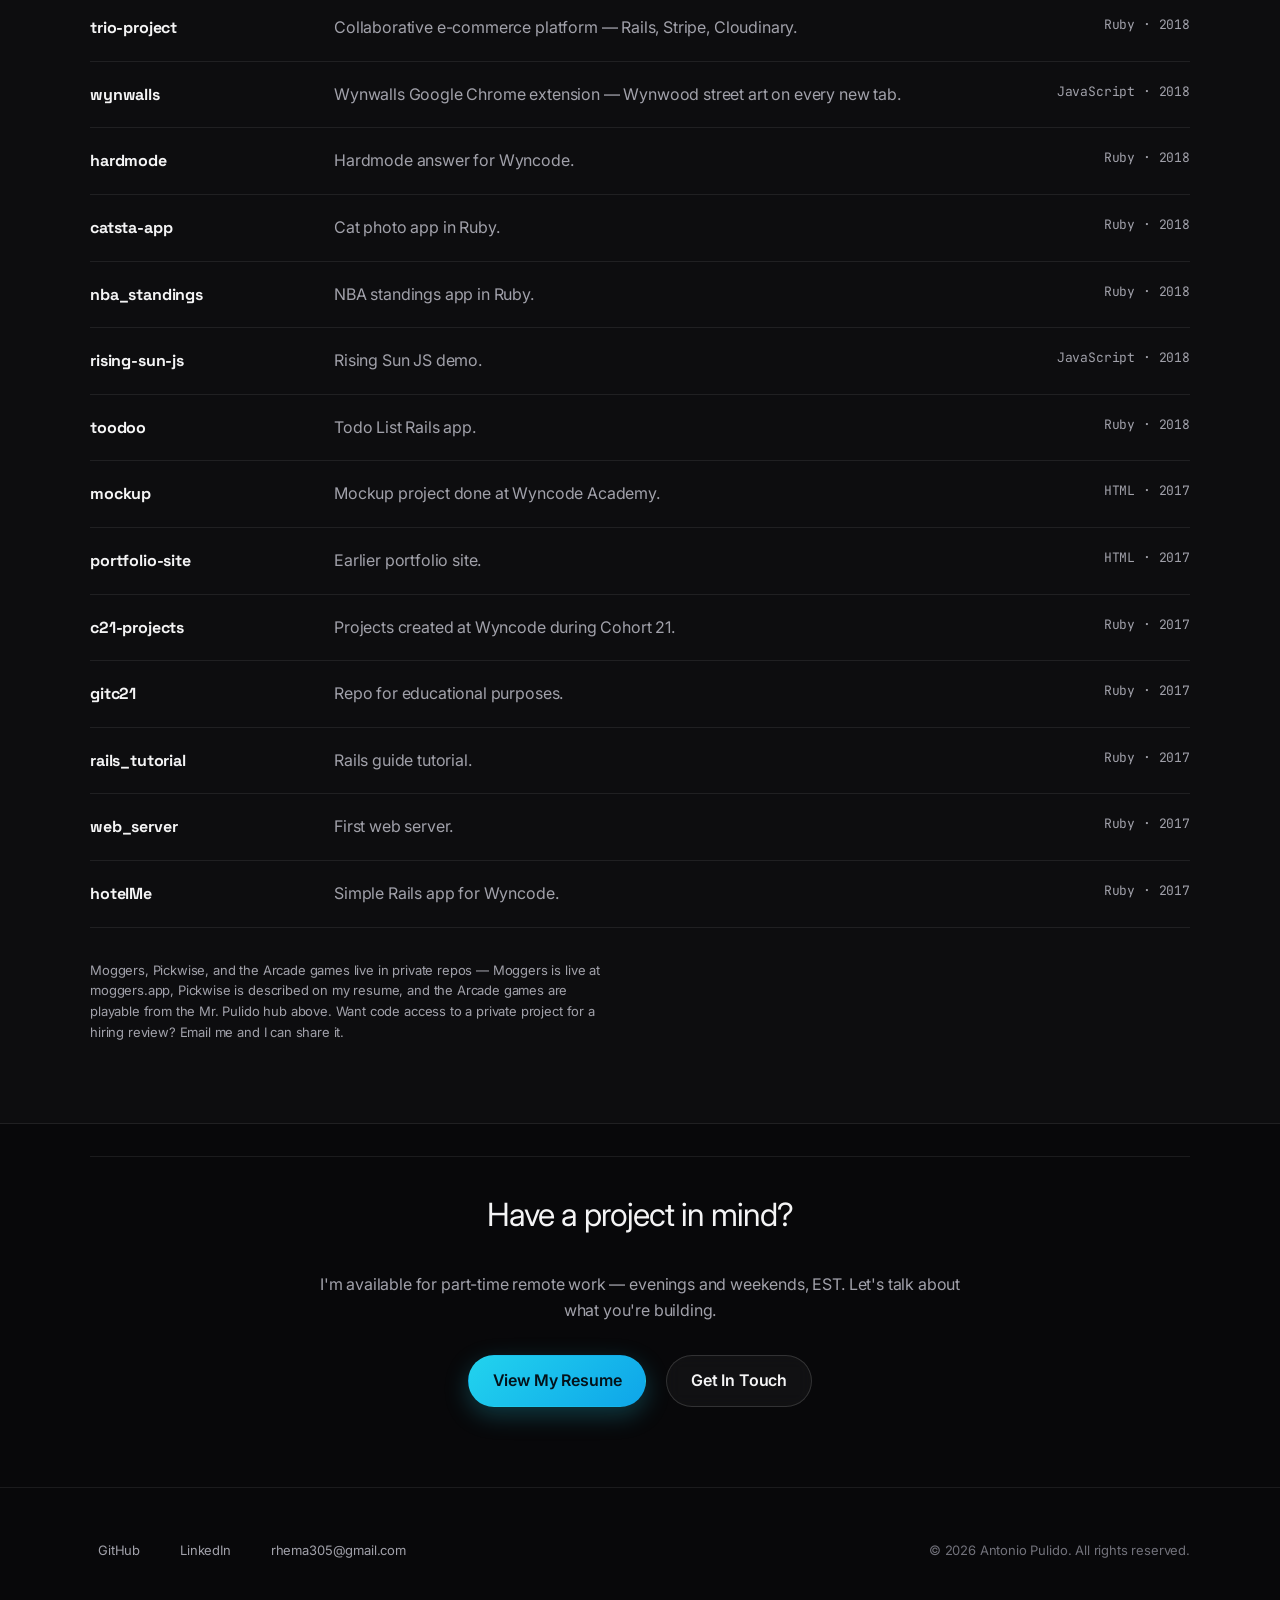
<file: portfolio.html>
<!DOCTYPE html>
<html lang="en">
<head>
  <meta charset="UTF-8">
  <meta name="viewport" content="width=device-width, initial-scale=1.0">
  <title>Portfolio — Antonio Pulido | Projects, Demos &amp; Apps</title>
  <meta name="description" content="Projects by Antonio Pulido — Moggers digital closet, Mr. Pulido study games, AI product comparison, React chat, Shopify and WordPress work, client demos, and more. Full stack work in React, Node.js, TypeScript, Python, and Ruby.">
  <link rel="icon" href="data:,">
  <link rel="preconnect" href="https://fonts.googleapis.com">
  <link rel="preconnect" href="https://fonts.gstatic.com" crossorigin>
  <link href="https://fonts.googleapis.com/css2?family=Space+Grotesk:wght@400;500;700&family=Inter:wght@400;500&family=JetBrains+Mono:wght@400;500&display=swap" rel="stylesheet">
  <link rel="stylesheet" href="style.css">
  <style>
    .project-list { display: flex; flex-direction: column; gap: 0; border-top: 1px solid var(--color-border); }
    .project-row { display: grid; grid-template-columns: 1fr; gap: var(--space-2); padding: var(--space-5) 0; border-bottom: 1px solid var(--color-border); }
    @media (min-width: 768px) { .project-row { grid-template-columns: 220px 1fr auto; gap: var(--space-6); align-items: start; } }
    .project-row__name { font-family: var(--font-heading); font-weight: 700; }
    .project-row__name a { color: var(--color-text); }
    .project-row__name a:hover { color: var(--color-primary); }
    .project-row__desc { color: var(--color-text-muted); line-height: 1.6; }
    .project-row__meta { font-family: var(--font-mono); font-size: var(--text-sm); color: var(--color-text-muted); white-space: nowrap; }
    .note { font-size: var(--text-sm); color: var(--color-text-muted); line-height: 1.6; }
  </style>
</head>
<body>

  <a href="#main" class="sr-only">Skip to main content</a>

  <header>
    <nav class="nav" aria-label="Main navigation">
      <div class="container">
        <a href="index.html" class="nav-logo" aria-label="Antonio Pulido — Home">AP</a>
        <button class="nav-toggle" aria-label="Toggle navigation menu" aria-expanded="false" aria-controls="nav-links">
          <span></span><span></span><span></span>
        </button>
        <ul class="nav-links" id="nav-links" role="list">
          <li><a href="index.html">Home</a></li>
          <li><a href="portfolio.html" aria-current="page" class="active">Portfolio</a></li>
          <li><a href="about.html">About</a></li>
          <li><a href="resume.html">Resume</a></li>
          <li><a href="contact.html">Contact</a></li>
        </ul>
      </div>
    </nav>
  </header>

  <main id="main">

    <section class="hero hero--medium" id="portfolio">
      <div class="container">
        <div class="hero__content">
          <p class="hero__eyebrow">Selected Projects · 10+ Years</p>
          <h1 class="hero__title">My Work</h1>
          <p class="hero__sub">Production apps, client demos, and classroom tools I built — from AI product comparison and a digital closet app to study games used by real students. Each card has a summary and a link. The full archive is at the bottom.</p>
          <div class="hero__actions">
            <a href="resume.html" class="btn-primary">View My Resume</a>
            <a href="https://github.com/apulido305" class="btn-secondary" target="_blank" rel="noopener noreferrer">All Repos on GitHub</a>
          </div>
        </div>
      </div>
    </section>

    <section class="section section--no-top" id="projects">
      <div class="container">
        <h2 class="section-heading">Featured Projects</h2>
        <div class="project-grid">

          <article class="card" aria-label="Vertical Cut YouTube Shorts editing service">
            <h3 class="card__title">Vertical Cut — YouTube Shorts Editing</h3>
            <p class="card__description">My newest site: a done-for-you Shorts editing service. Long talking-head videos cut into captioned 9:16 Shorts that hook in the first 2 seconds and run 25–35s, delivered as ready-to-upload MP4s. Free sample Short from your own video, then batches: 5 for $50, 10 for $90, 20 for $150. I do every cut personally. Hosted on Cloudflare, not GitHub.</p>
            <div class="card__tags">
              <span class="tag">Video Editing</span><span class="tag">YouTube Shorts</span><span class="tag">Cloudflare</span><span class="tag">Service Business</span>
            </div>
            <div class="card__links">
              <a href="https://verticalcut.app/" class="btn-secondary" target="_blank" rel="noopener noreferrer">Live Site — verticalcut.app</a>
            </div>
          </article>

          <article class="card" aria-label="Moggers digital closet app">
            <h3 class="card__title">Moggers — Digital Closet</h3>
            <p class="card__description">My current product: a digital closet app to save wardrobe pieces and create outfits, with an AI stylist and affiliate recommendations in progress. iPhone-first, with a responsive web overhaul underway.</p>
            <div class="card__tags">
              <span class="tag">JavaScript</span><span class="tag">AI Stylist</span><span class="tag">Affiliate / E-commerce</span><span class="tag">Mobile-first</span>
            </div>
            <div class="card__links">
              <a href="https://moggers.app" class="btn-secondary" target="_blank" rel="noopener noreferrer">Live App — moggers.app</a>
            </div>
          </article>

          <article class="card" aria-label="Mr Pulido study games hub">
            <h3 class="card__title">Mr. Pulido Study Games Hub</h3>
            <p class="card__description">App hub for the study games I build for my students at mrpulido.com — card-quiz games for Python, biology, history, ELA, math, spelling, and scripture memory, all playable in the browser.</p>
            <div class="card__tags">
              <span class="tag">JavaScript</span><span class="tag">HTML5</span><span class="tag">Education</span><span class="tag">Games</span>
            </div>
            <div class="card__links">
              <a href="https://mrpulido.com" class="btn-secondary" target="_blank" rel="noopener noreferrer">Live Hub — mrpulido.com</a>
              <a href="https://github.com/apulido305/apulido305.github.io" class="btn-secondary" target="_blank" rel="noopener noreferrer">GitHub</a>
            </div>
          </article>

          <article class="card" aria-label="Pickwise AI product comparison">
            <h3 class="card__title">Pickwise — AI Product Comparison</h3>
            <p class="card__description">AI-powered product comparison web service. The same kind of work as the React real-time price-comparison app I built at UX Consul: live data in, clear comparison out. Repository is private client work, so no public code link.</p>
            <div class="card__tags">
              <span class="tag">Python</span><span class="tag">AI</span><span class="tag">React</span><span class="tag">REST APIs</span><span class="tag">Live Data</span>
            </div>
            <div class="card__links">
              <a href="resume.html" class="btn-secondary">See Resume for Details</a>
            </div>
          </article>

          <article class="card" aria-label="GPT React Chat project">
            <h3 class="card__title">GPT React Chat</h3>
            <p class="card__description">AI-powered chat interface integrating the OpenAI API with a React frontend. Dynamic conversational UI with real-time message streaming and clean component architecture.</p>
            <div class="card__tags">
              <span class="tag">React</span><span class="tag">OpenAI API</span><span class="tag">Node.js</span><span class="tag">JavaScript</span>
            </div>
            <div class="card__links">
              <a href="https://github.com/apulido305/gpt-react-intercom" class="btn-secondary" target="_blank" rel="noopener noreferrer">GitHub</a>
            </div>
          </article>

          <article class="card" aria-label="Wynwalls Chrome extension project">
            <h3 class="card__title">Wynwalls</h3>
            <p class="card__description">A Chrome extension that surfaces Wynwood street art in Miami on every new tab page. Combines local art discovery with browser customization — built for the Miami community.</p>
            <div class="card__tags">
              <span class="tag">Chrome Extension</span><span class="tag">JavaScript</span><span class="tag">CSS</span><span class="tag">APIs</span>
            </div>
            <div class="card__links">
              <a href="https://github.com/apulido305/wynwalls" class="btn-secondary" target="_blank" rel="noopener noreferrer">GitHub</a>
            </div>
          </article>

          <article class="card" aria-label="LottaCoin crypto tracker project">
            <h3 class="card__title">LottaCoin</h3>
            <p class="card__description">Crypto price tracker with custom alert functionality. Pulls live market data and lets users set price thresholds for notifications. Clean, fast, and data-driven.</p>
            <div class="card__tags">
              <span class="tag">JavaScript</span><span class="tag">Ruby</span><span class="tag">APIs</span><span class="tag">Live Data</span>
            </div>
            <div class="card__links">
              <a href="https://github.com/apulido305/LottaCoin" class="btn-secondary" target="_blank" rel="noopener noreferrer">GitHub</a>
            </div>
          </article>

          <article class="card" aria-label="Trio Project — Urban Miami e-commerce">
            <h3 class="card__title">Trio Project — Urban Miami</h3>
            <p class="card__description">A collaborative three-person e-commerce platform built on Rails. Features Stripe payment integration, Cloudinary image hosting, and a full product and user management system.</p>
            <div class="card__tags">
              <span class="tag">Ruby on Rails</span><span class="tag">PostgreSQL</span><span class="tag">Stripe</span><span class="tag">Cloudinary</span><span class="tag">jQuery</span>
            </div>
            <div class="card__links">
              <a href="https://github.com/apulido305/trio-project" class="btn-secondary" target="_blank" rel="noopener noreferrer">GitHub</a>
            </div>
          </article>

          <article class="card" aria-label="Portfolio site project">
            <h3 class="card__title">This Portfolio Site</h3>
            <p class="card__description">This portfolio — designed and built from scratch with a dark minimal aesthetic. Static HTML/CSS with a focus on performance, accessibility, and clean code. No frameworks, no bloat. Now with a resume page and this full project archive.</p>
            <div class="card__tags">
              <span class="tag">HTML5</span><span class="tag">CSS3</span><span class="tag">JavaScript</span><span class="tag">GitHub Pages</span>
            </div>
            <div class="card__links">
              <a href="https://github.com/apulido305/apulido305-portfolio" class="btn-secondary" target="_blank" rel="noopener noreferrer">GitHub</a>
            </div>
          </article>

        </div>
      </div>
    </section>

    <section class="section section--surface" id="client-demos">
      <div class="container">
        <div class="section__header">
          <h2 class="section__title">Client Demos</h2>
          <p class="section__subtitle">Bilingual, mobile-first demo sites for local businesses. Previews are passcode-protected for the client — ask me for access.</p>
        </div>
        <div class="project-grid">
          <article class="card" aria-label="Sunset Chiropractic demo">
            <h3 class="card__title">Sunset Chiropractic Demo</h3>
            <p class="card__description">Bilingual demo site for a Miami chiropractic practice. Passcode-protected preview.</p>
            <div class="card__tags"><span class="tag">HTML</span><span class="tag">Bilingual</span><span class="tag">Mobile-first</span></div>
            <div class="card__links"><a href="https://github.com/apulido305/sunset-chiropractic-demo" class="btn-secondary" target="_blank" rel="noopener noreferrer">GitHub</a></div>
          </article>
          <article class="card" aria-label="Renegade Powerboats demo">
            <h3 class="card__title">Renegade Powerboats Demo</h3>
            <p class="card__description">Password-protected demo preview for Renegade Power Boats. Encrypted output only in the public repo.</p>
            <div class="card__tags"><span class="tag">HTML</span><span class="tag">Demo</span></div>
            <div class="card__links"><a href="https://github.com/apulido305/renegade-powerboats-demo" class="btn-secondary" target="_blank" rel="noopener noreferrer">GitHub</a></div>
          </article>
          <article class="card" aria-label="Neuropathy Relief Center of Miami demo">
            <h3 class="card__title">Neuropathy Relief Center of Miami Demo</h3>
            <p class="card__description">Bilingual demo site for the Neuropathy Relief Center of Miami. Passcode-protected preview.</p>
            <div class="card__tags"><span class="tag">HTML</span><span class="tag">Bilingual</span><span class="tag">Mobile-first</span></div>
            <div class="card__links"><a href="https://github.com/apulido305/neuropathy-relief-miami-demo" class="btn-secondary" target="_blank" rel="noopener noreferrer">GitHub</a></div>
          </article>
        </div>
      </div>
    </section>

    <section class="section" id="study-games">
      <div class="container">
        <div class="section__header">
          <h2 class="section__title">Study Games — For My Students</h2>
          <p class="section__subtitle">Browser card-quiz games I build for class. Play them from the hub linked above. Individual game repos are private while students use them in class. Note: school wifi blocks mrpulido.com, so the apulido305.github.io links are the in-school versions.</p>
        </div>
        <div class="project-grid">
          <article class="card"><h3 class="card__title">Spelling</h3><p class="card__description">Spelling practice app in TypeScript — flashcards at mrpulido.com/spelling/.</p><div class="card__tags"><span class="tag">TypeScript</span><span class="tag">Education</span></div><div class="card__links"><a href="https://mrpulido.com/spelling/" class="btn-secondary" target="_blank" rel="noopener noreferrer">Play — Spelling</a><a href="https://github.com/apulido305/spelling" class="btn-secondary" target="_blank" rel="noopener noreferrer">GitHub</a></div></article>
          <article class="card"><h3 class="card__title">Multiplication Flashcards</h3><p class="card__description">Flashcard game for learning the 1–12 multiplication tables.</p><div class="card__tags"><span class="tag">TypeScript</span><span class="tag">Education</span></div><div class="card__links"><a href="https://github.com/apulido305/multiplication" class="btn-secondary" target="_blank" rel="noopener noreferrer">GitHub</a></div></article>
          <article class="card"><h3 class="card__title">Arcade Collection</h3><p class="card__description">Card-quiz games in JavaScript, playable from the hub. Direct links: <a href="https://mrpulido.com/elemental-arcade/" target="_blank" rel="noopener noreferrer">Elemental</a> · <a href="https://mrpulido.com/cell-arcade/" target="_blank" rel="noopener noreferrer">Cell (biology)</a> · <a href="https://mrpulido.com/earthspace/" target="_blank" rel="noopener noreferrer">Space</a> · <a href="https://apulido305.github.io/code-arcade/" target="_blank" rel="noopener noreferrer">Code (intro Python)</a> · <a href="https://apulido305.github.io/bible-arcade/" target="_blank" rel="noopener noreferrer">Scripture (NIV memory verses)</a> · <a href="https://apulido305.github.io/math-arcade/" target="_blank" rel="noopener noreferrer">Math</a> · <a href="https://apulido305.github.io/physics-arcade/" target="_blank" rel="noopener noreferrer">Physics</a> · <a href="https://apulido305.github.io/history-arcade/" target="_blank" rel="noopener noreferrer">History</a>. Library Arcade covers grades 6–12 ELA (Florida B.E.S.T.).</p><div class="card__tags"><span class="tag">JavaScript</span><span class="tag">Education</span><span class="tag">Games</span></div><div class="card__links"><a href="https://mrpulido.com" class="btn-secondary" target="_blank" rel="noopener noreferrer">Play from the Hub</a></div></article>
        </div>
      </div>
    </section>

    <section class="section section--surface" id="archive">
      <div class="container">
        <div class="section__header">
          <h2 class="section__title">Full Archive — All Public Projects</h2>
          <p class="section__subtitle">Every public repo, newest first. Private repos (client work and in-class games) are described in the sections above, not linked here.</p>
        </div>
        <div class="project-list">
          <div class="project-row"><p class="project-row__name"><a href="https://verticalcut.app/" target="_blank" rel="noopener noreferrer">Vertical Cut</a></p><p class="project-row__desc">Done-for-you YouTube Shorts editing — long videos cut into captioned 9:16 Shorts, 25–35s, MP4 ready to upload. Free sample; batches 5/$50, 10/$90, 20/$150. Hosted on Cloudflare, not GitHub.</p><p class="project-row__meta">Cloudflare · 2026</p></div>
          <div class="project-row"><p class="project-row__name"><a href="https://github.com/apulido305/apulido305-portfolio" target="_blank" rel="noopener noreferrer">apulido305-portfolio</a></p><p class="project-row__desc">Personal portfolio site — this site, including the resume page.</p><p class="project-row__meta">HTML · 2026</p></div>
          <div class="project-row"><p class="project-row__name"><a href="https://github.com/apulido305/apulido305.github.io" target="_blank" rel="noopener noreferrer">apulido305.github.io</a></p><p class="project-row__desc">mrpulido.com — app hub for Mr. Pulido's study games.</p><p class="project-row__meta">HTML · 2026</p></div>
          <div class="project-row"><p class="project-row__name"><a href="https://github.com/apulido305/hub" target="_blank" rel="noopener noreferrer">hub</a></p><p class="project-row__desc">Hub site for my apps and projects.</p><p class="project-row__meta">HTML · 2026</p></div>
          <div class="project-row"><p class="project-row__name"><a href="https://github.com/apulido305/renegade-powerboats-demo" target="_blank" rel="noopener noreferrer">renegade-powerboats-demo</a></p><p class="project-row__desc">Password-protected demo preview (encrypted output only).</p><p class="project-row__meta">HTML · 2026</p></div>
          <div class="project-row"><p class="project-row__name"><a href="https://github.com/apulido305/sunset-chiropractic-demo" target="_blank" rel="noopener noreferrer">sunset-chiropractic-demo</a></p><p class="project-row__desc">Passcode-protected preview: Sunset Chiropractic bilingual demo.</p><p class="project-row__meta">HTML · 2026</p></div>
          <div class="project-row"><p class="project-row__name"><a href="https://github.com/apulido305/neuropathy-relief-miami-demo" target="_blank" rel="noopener noreferrer">neuropathy-relief-miami-demo</a></p><p class="project-row__desc">Passcode-protected preview: Neuropathy Relief Center of Miami bilingual demo.</p><p class="project-row__meta">HTML · 2026</p></div>
          <div class="project-row"><p class="project-row__name"><a href="https://github.com/apulido305/spelling" target="_blank" rel="noopener noreferrer">spelling</a></p><p class="project-row__desc">Spelling practice app.</p><p class="project-row__meta">TypeScript · 2026</p></div>
          <div class="project-row"><p class="project-row__name"><a href="https://github.com/apulido305/multiplication" target="_blank" rel="noopener noreferrer">multiplication</a></p><p class="project-row__desc">Flashcard game for learning the 1–12 multiplication tables.</p><p class="project-row__meta">TypeScript · 2026</p></div>
          <div class="project-row"><p class="project-row__name"><a href="https://github.com/apulido305/epic-universe-may9" target="_blank" rel="noopener noreferrer">epic-universe-may9</a></p><p class="project-row__desc">Epic Universe trip site, May 2026.</p><p class="project-row__meta">HTML · 2026</p></div>
          <div class="project-row"><p class="project-row__name"><a href="https://github.com/apulido305/gpt-react-intercom" target="_blank" rel="noopener noreferrer">gpt-react-intercom</a></p><p class="project-row__desc">GPT React Chat — AI chat interface with the OpenAI API.</p><p class="project-row__meta">2023</p></div>
          <div class="project-row"><p class="project-row__name"><a href="https://github.com/apulido305/elavon" target="_blank" rel="noopener noreferrer">elavon</a></p><p class="project-row__desc">Payment integration work in PHP.</p><p class="project-row__meta">PHP · 2018</p></div>
          <div class="project-row"><p class="project-row__name"><a href="https://github.com/apulido305/LottaCoin" target="_blank" rel="noopener noreferrer">LottaCoin</a></p><p class="project-row__desc">Crypto tracker with custom alerts.</p><p class="project-row__meta">Ruby · 2018</p></div>
          <div class="project-row"><p class="project-row__name"><a href="https://github.com/apulido305/todoList" target="_blank" rel="noopener noreferrer">todoList</a></p><p class="project-row__desc">Todo list app in Ruby.</p><p class="project-row__meta">Ruby · 2018</p></div>
          <div class="project-row"><p class="project-row__name"><a href="https://github.com/apulido305/ajax-demo" target="_blank" rel="noopener noreferrer">ajax-demo</a></p><p class="project-row__desc">Page demonstrating the use of AJAX to query an API.</p><p class="project-row__meta">HTML · 2018</p></div>
          <div class="project-row"><p class="project-row__name"><a href="https://github.com/apulido305/trio-project" target="_blank" rel="noopener noreferrer">trio-project</a></p><p class="project-row__desc">Collaborative e-commerce platform — Rails, Stripe, Cloudinary.</p><p class="project-row__meta">Ruby · 2018</p></div>
          <div class="project-row"><p class="project-row__name"><a href="https://github.com/apulido305/wynwalls" target="_blank" rel="noopener noreferrer">wynwalls</a></p><p class="project-row__desc">Wynwalls Google Chrome extension — Wynwood street art on every new tab.</p><p class="project-row__meta">JavaScript · 2018</p></div>
          <div class="project-row"><p class="project-row__name"><a href="https://github.com/apulido305/hardmode" target="_blank" rel="noopener noreferrer">hardmode</a></p><p class="project-row__desc">Hardmode answer for Wyncode.</p><p class="project-row__meta">Ruby · 2018</p></div>
          <div class="project-row"><p class="project-row__name"><a href="https://github.com/apulido305/catsta-app" target="_blank" rel="noopener noreferrer">catsta-app</a></p><p class="project-row__desc">Cat photo app in Ruby.</p><p class="project-row__meta">Ruby · 2018</p></div>
          <div class="project-row"><p class="project-row__name"><a href="https://github.com/apulido305/nba_standings" target="_blank" rel="noopener noreferrer">nba_standings</a></p><p class="project-row__desc">NBA standings app in Ruby.</p><p class="project-row__meta">Ruby · 2018</p></div>
          <div class="project-row"><p class="project-row__name"><a href="https://github.com/apulido305/rising-sun-js" target="_blank" rel="noopener noreferrer">rising-sun-js</a></p><p class="project-row__desc">Rising Sun JS demo.</p><p class="project-row__meta">JavaScript · 2018</p></div>
          <div class="project-row"><p class="project-row__name"><a href="https://github.com/apulido305/toodoo" target="_blank" rel="noopener noreferrer">toodoo</a></p><p class="project-row__desc">Todo List Rails app.</p><p class="project-row__meta">Ruby · 2018</p></div>
          <div class="project-row"><p class="project-row__name"><a href="https://github.com/apulido305/mockup" target="_blank" rel="noopener noreferrer">mockup</a></p><p class="project-row__desc">Mockup project done at Wyncode Academy.</p><p class="project-row__meta">HTML · 2017</p></div>
          <div class="project-row"><p class="project-row__name"><a href="https://github.com/apulido305/portfolio-site" target="_blank" rel="noopener noreferrer">portfolio-site</a></p><p class="project-row__desc">Earlier portfolio site.</p><p class="project-row__meta">HTML · 2017</p></div>
          <div class="project-row"><p class="project-row__name"><a href="https://github.com/apulido305/c21-projects" target="_blank" rel="noopener noreferrer">c21-projects</a></p><p class="project-row__desc">Projects created at Wyncode during Cohort 21.</p><p class="project-row__meta">Ruby · 2017</p></div>
          <div class="project-row"><p class="project-row__name"><a href="https://github.com/apulido305/gitc21" target="_blank" rel="noopener noreferrer">gitc21</a></p><p class="project-row__desc">Repo for educational purposes.</p><p class="project-row__meta">Ruby · 2017</p></div>
          <div class="project-row"><p class="project-row__name"><a href="https://github.com/apulido305/rails_tutorial" target="_blank" rel="noopener noreferrer">rails_tutorial</a></p><p class="project-row__desc">Rails guide tutorial.</p><p class="project-row__meta">Ruby · 2017</p></div>
          <div class="project-row"><p class="project-row__name"><a href="https://github.com/apulido305/web_server" target="_blank" rel="noopener noreferrer">web_server</a></p><p class="project-row__desc">First web server.</p><p class="project-row__meta">Ruby · 2017</p></div>
          <div class="project-row"><p class="project-row__name"><a href="https://github.com/apulido305/hotelMe" target="_blank" rel="noopener noreferrer">hotelMe</a></p><p class="project-row__desc">Simple Rails app for Wyncode.</p><p class="project-row__meta">Ruby · 2017</p></div>
        </div>
        <p class="note" style="margin-top: var(--space-8);">Moggers, Pickwise, and the Arcade games live in private repos — Moggers is live at moggers.app, Pickwise is described on my resume, and the Arcade games are playable from the Mr. Pulido hub above. Want code access to a private project for a hiring review? Email me and I can share it.</p>
      </div>
    </section>

    <section class="section section--no-top section--centered" aria-label="Contact call to action">
      <div class="container">
        <div class="divider"></div>
        <p class="section-heading heading--spaced">Have a project in mind?</p>
        <p class="cta-text">I'm available for part-time remote work — evenings and weekends, EST. Let's talk about what you're building.</p>
        <a href="resume.html" class="btn-primary">View My Resume</a>
        <a href="contact.html" class="btn-secondary" style="margin-left: var(--space-4);">Get In Touch</a>
      </div>
    </section>

  </main>

  <footer class="footer">
    <div class="container">
      <nav class="footer__links" aria-label="Footer links">
        <a href="https://github.com/apulido305" target="_blank" rel="noopener noreferrer">GitHub</a>
        <a href="https://www.linkedin.com/in/apulido305" target="_blank" rel="noopener noreferrer">LinkedIn</a>
        <a href="mailto:rhema305@gmail.com">rhema305@gmail.com</a>
      </nav>
      <p class="footer__copy">&copy; <span id="year"></span> Antonio Pulido. All rights reserved.</p>
    </div>
  </footer>

  <script src="main.js"></script>
</body>
</html>
</file>
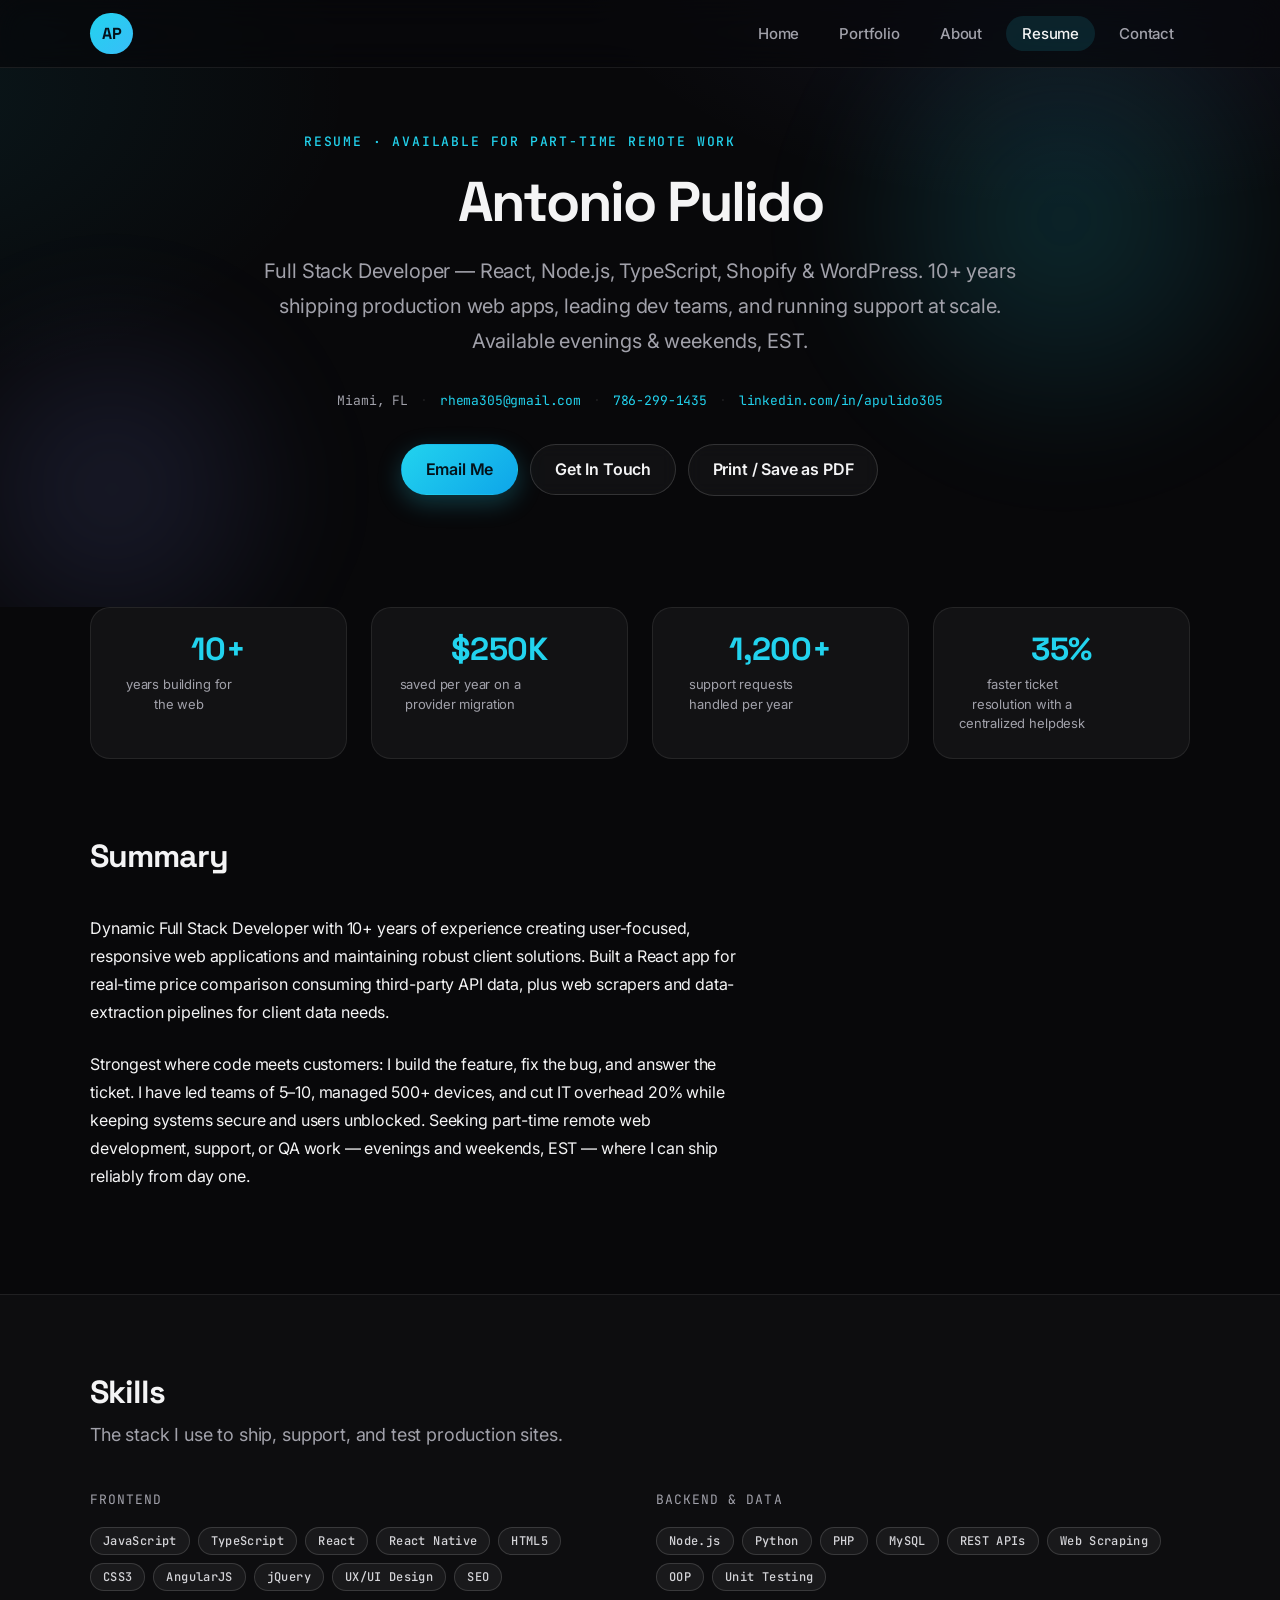
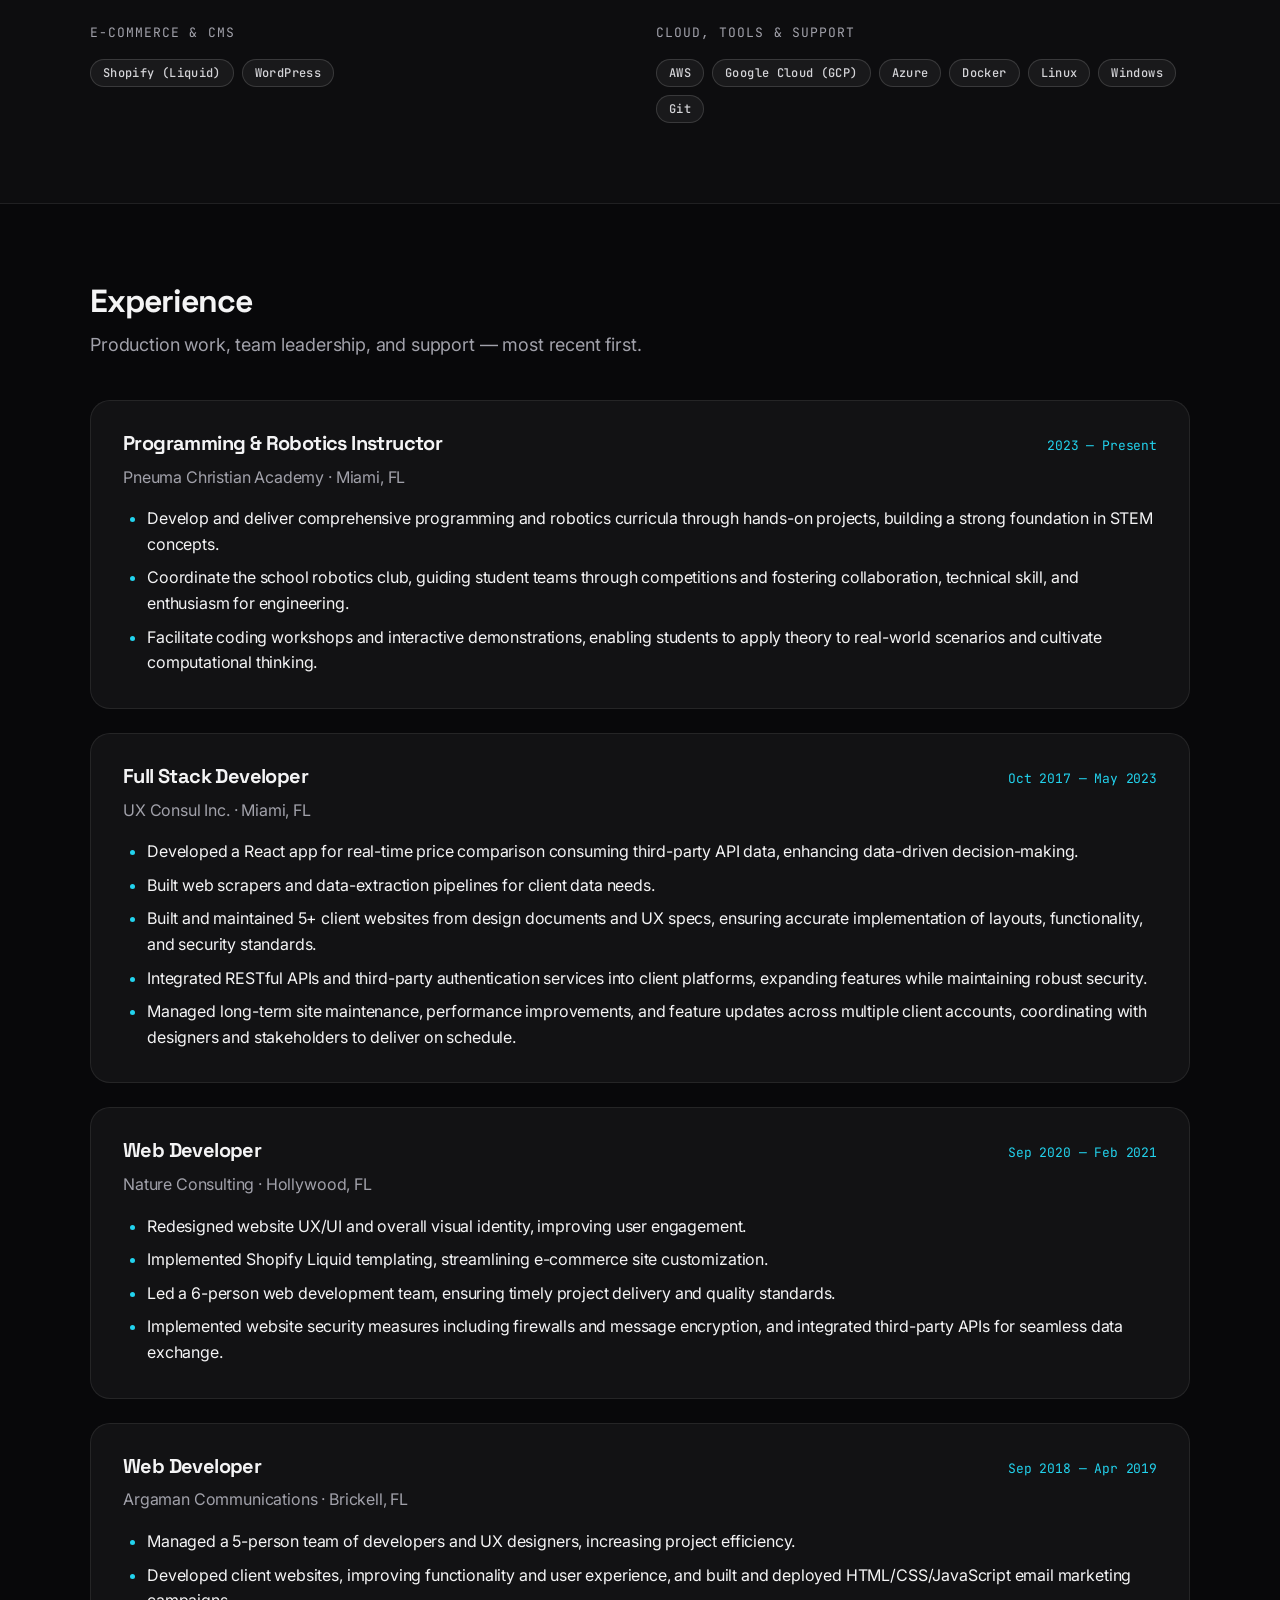
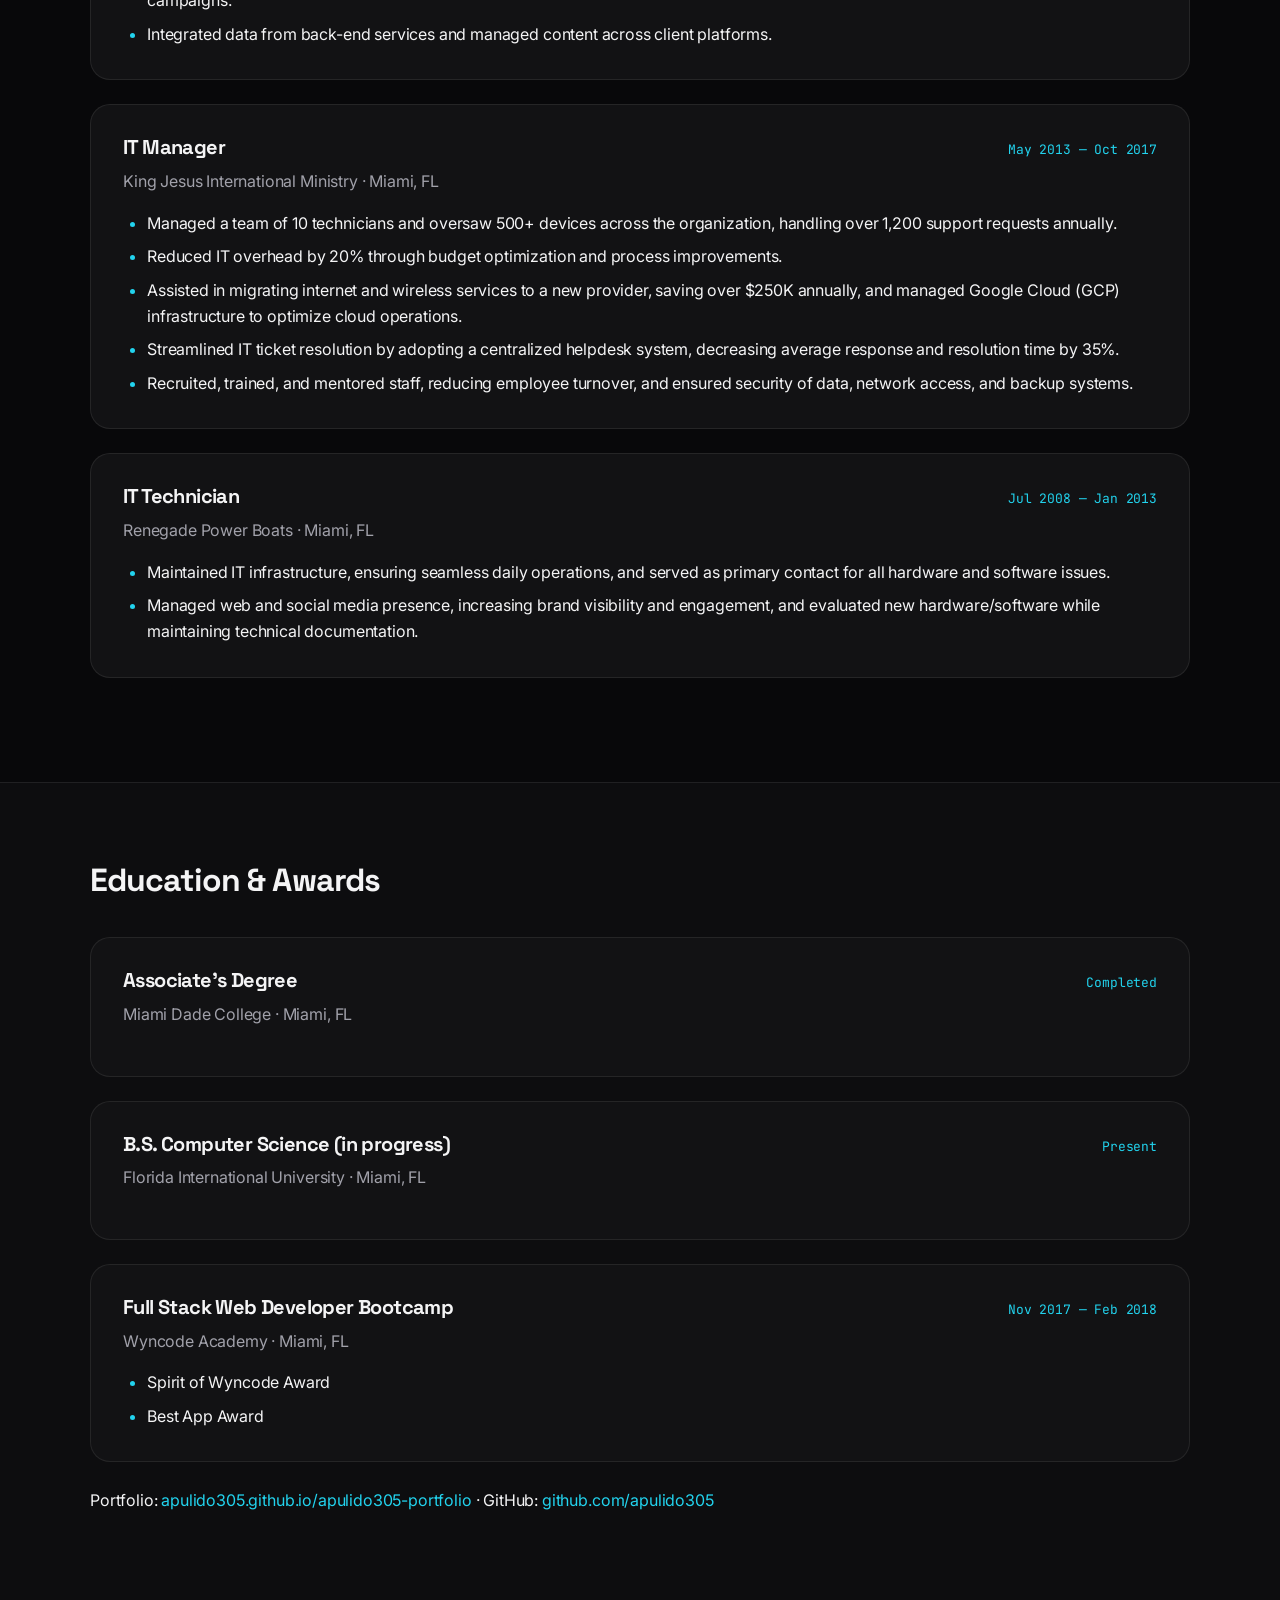
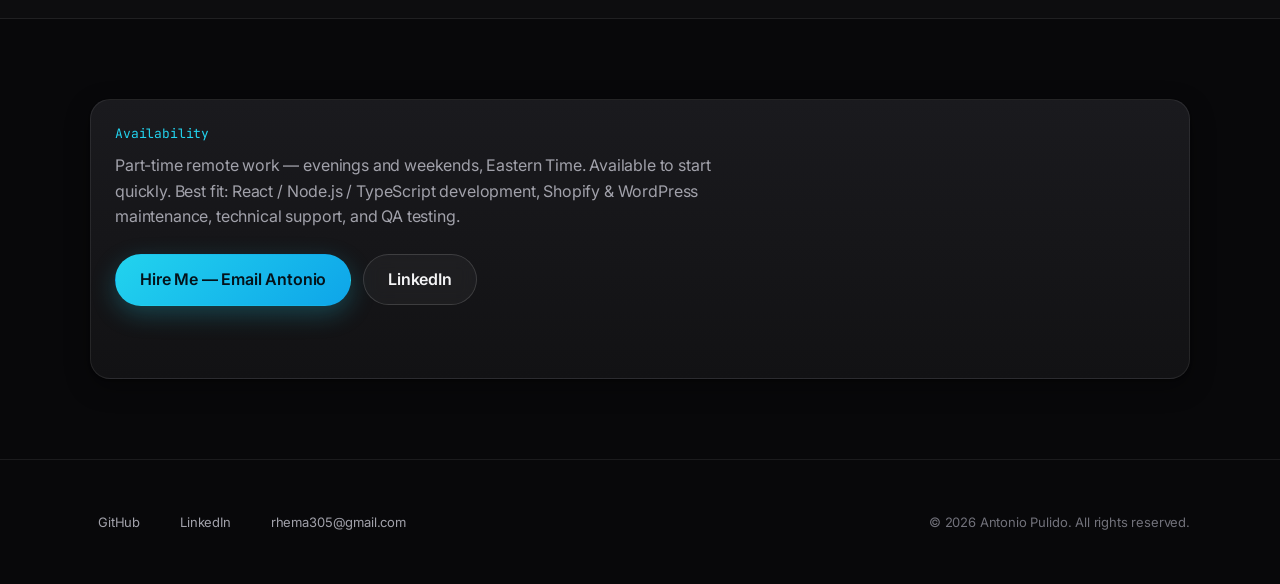
<file: resume.html>
<!DOCTYPE html>
<html lang="en">
<head>
  <meta charset="UTF-8">
  <meta name="viewport" content="width=device-width, initial-scale=1.0">
  <title>Resume — Antonio Pulido | Full Stack Developer, Miami</title>
  <meta name="description" content="Antonio Pulido is a Miami-based full stack developer with 10+ years of experience in React, Node.js, TypeScript, Shopify, and WordPress. Available for part-time remote work, evenings and weekends, EST.">
  <link rel="icon" href="data:,">
  <link rel="preconnect" href="https://fonts.googleapis.com">
  <link rel="preconnect" href="https://fonts.gstatic.com" crossorigin>
  <link href="https://fonts.googleapis.com/css2?family=Space+Grotesk:wght@400;500;700&family=Inter:wght@400;500&family=JetBrains+Mono:wght@400;500&display=swap" rel="stylesheet">
  <link rel="stylesheet" href="style.css">
  <style>
    .resume-meta { display: flex; flex-wrap: wrap; gap: var(--space-3); justify-content: center; margin-top: var(--space-6); font-family: var(--font-mono); font-size: var(--text-sm); color: var(--color-text-muted); }
    .resume-meta a { color: var(--color-primary); }
    .resume-meta span + span::before { content: "·"; margin-right: var(--space-3); color: var(--color-border); }
    .stat-grid { display: grid; grid-template-columns: repeat(2, 1fr); gap: var(--space-6); }
    @media (min-width: 768px) { .stat-grid { grid-template-columns: repeat(4, 1fr); } }
    .stat { background-color: var(--color-surface); border: 1px solid var(--color-border); border-radius: var(--radius-lg); padding: var(--space-6); text-align: center; }
    .stat__num { font-family: var(--font-heading); font-size: var(--text-3xl); font-weight: 700; color: var(--color-primary); line-height: 1.1; }
    .stat__label { font-size: var(--text-sm); color: var(--color-text-muted); margin-top: var(--space-2); line-height: 1.5; }
    .job { background-color: var(--color-surface); border: 1px solid var(--color-border); border-radius: var(--radius-lg); padding: var(--space-8); margin-bottom: var(--space-6); }
    .job__head { display: flex; flex-wrap: wrap; justify-content: space-between; gap: var(--space-2); align-items: baseline; margin-bottom: var(--space-2); }
    .job__title { font-family: var(--font-heading); font-size: var(--text-xl); font-weight: 700; }
    .job__date { font-family: var(--font-mono); font-size: var(--text-sm); color: var(--color-primary); white-space: nowrap; }
    .job__org { color: var(--color-text-muted); margin-bottom: var(--space-4); }
    .job ul { list-style: disc; padding-left: var(--space-6); display: flex; flex-direction: column; gap: var(--space-2); color: var(--color-text); }
    .job ul li { line-height: 1.6; }
    .job ul li::marker { color: var(--color-primary); }
    .skills-grid { display: grid; grid-template-columns: 1fr; gap: var(--space-8); }
    @media (min-width: 768px) { .skills-grid { grid-template-columns: repeat(2, 1fr); } }
    .skills-group__label { font-family: var(--font-mono); font-size: var(--text-sm); color: var(--color-text-muted); text-transform: uppercase; letter-spacing: 0.08em; margin-bottom: var(--space-4); }
    .skills-group__tags { display: flex; flex-wrap: wrap; gap: var(--space-2); }
    @media print {
      .nav, .hero__actions, .footer, .no-print { display: none !important; }
      body { background: #fff; color: #111; }
      .hero { min-height: auto; padding-top: 0; }
      .stat, .job { border-color: #ccc; background: #fff; }
      .stat__num, .job__date { color: #000; }
    }
  </style>
</head>
<body>

  <a href="#main" class="sr-only">Skip to main content</a>

  <header>
    <nav class="nav" aria-label="Main navigation">
      <div class="container">
        <a href="index.html" class="nav-logo" aria-label="Antonio Pulido — Home">AP</a>
        <button class="nav-toggle" aria-label="Toggle navigation menu" aria-expanded="false" aria-controls="nav-links">
          <span></span><span></span><span></span>
        </button>
        <ul class="nav-links" id="nav-links" role="list">
          <li><a href="index.html">Home</a></li>
          <li><a href="portfolio.html">Portfolio</a></li>
          <li><a href="about.html">About</a></li>
          <li><a href="resume.html" aria-current="page" class="active">Resume</a></li>
          <li><a href="contact.html">Contact</a></li>
        </ul>
      </div>
    </nav>
  </header>

  <main id="main">

    <section class="hero hero--short" id="resume">
      <div class="container">
        <div class="hero__content">
          <p class="hero__eyebrow">Resume · Available for part-time remote work</p>
          <h1 class="hero__title">Antonio Pulido</h1>
          <p class="hero__sub">Full Stack Developer — React, Node.js, TypeScript, Shopify &amp; WordPress. 10+ years shipping production web apps, leading dev teams, and running support at scale. Available evenings &amp; weekends, EST.</p>
          <div class="resume-meta">
            <span>Miami, FL</span>
            <span><a href="mailto:rhema305@gmail.com">rhema305@gmail.com</a></span>
            <span><a href="tel:+17862991435">786-299-1435</a></span>
            <span><a href="https://www.linkedin.com/in/apulido305" target="_blank" rel="noopener noreferrer">linkedin.com/in/apulido305</a></span>
          </div>
          <div class="hero__actions" style="margin-top: var(--space-8);">
            <a href="mailto:rhema305@gmail.com" class="btn-primary">Email Me</a>
            <a href="contact.html" class="btn-secondary">Get In Touch</a>
            <button type="button" class="btn-secondary no-print" onclick="window.print()">Print / Save as PDF</button>
          </div>
        </div>
      </div>
    </section>

    <section class="section section--no-top" id="results">
      <div class="container">
        <div class="stat-grid">
          <div class="stat"><div class="stat__num">10+</div><div class="stat__label">years building for the web</div></div>
          <div class="stat"><div class="stat__num">$250K</div><div class="stat__label">saved per year on a provider migration</div></div>
          <div class="stat"><div class="stat__num">1,200+</div><div class="stat__label">support requests handled per year</div></div>
          <div class="stat"><div class="stat__num">35%</div><div class="stat__label">faster ticket resolution with a centralized helpdesk</div></div>
        </div>
      </div>
    </section>

    <section class="section section--no-top" id="summary">
      <div class="container">
        <div class="section__header">
          <h2 class="section__title">Summary</h2>
        </div>
        <p class="bio-text">Dynamic Full Stack Developer with 10+ years of experience creating user-focused, responsive web applications and maintaining robust client solutions. Built a React app for real-time price comparison consuming third-party API data, plus web scrapers and data-extraction pipelines for client data needs.</p>
        <p class="bio-text">Strongest where code meets customers: I build the feature, fix the bug, and answer the ticket. I have led teams of 5–10, managed 500+ devices, and cut IT overhead 20% while keeping systems secure and users unblocked. Seeking part-time remote web development, support, or QA work — evenings and weekends, EST — where I can ship reliably from day one.</p>
      </div>
    </section>

    <section class="section section--surface" id="skills">
      <div class="container">
        <div class="section__header">
          <h2 class="section__title">Skills</h2>
          <p class="section__subtitle">The stack I use to ship, support, and test production sites.</p>
        </div>
        <div class="skills-grid">
          <div>
            <p class="skills-group__label">Frontend</p>
            <div class="skills-group__tags">
              <span class="tag">JavaScript</span><span class="tag">TypeScript</span><span class="tag">React</span><span class="tag">React Native</span><span class="tag">HTML5</span><span class="tag">CSS3</span><span class="tag">AngularJS</span><span class="tag">jQuery</span><span class="tag">UX/UI Design</span><span class="tag">SEO</span>
            </div>
          </div>
          <div>
            <p class="skills-group__label">Backend &amp; Data</p>
            <div class="skills-group__tags">
              <span class="tag">Node.js</span><span class="tag">Python</span><span class="tag">PHP</span><span class="tag">MySQL</span><span class="tag">REST APIs</span><span class="tag">Web Scraping</span><span class="tag">OOP</span><span class="tag">Unit Testing</span>
            </div>
          </div>
          <div>
            <p class="skills-group__label">E-commerce &amp; CMS</p>
            <div class="skills-group__tags">
              <span class="tag">Shopify (Liquid)</span><span class="tag">WordPress</span>
            </div>
          </div>
          <div>
            <p class="skills-group__label">Cloud, Tools &amp; Support</p>
            <div class="skills-group__tags">
              <span class="tag">AWS</span><span class="tag">Google Cloud (GCP)</span><span class="tag">Azure</span><span class="tag">Docker</span><span class="tag">Linux</span><span class="tag">Windows</span><span class="tag">Git</span>
            </div>
          </div>
        </div>
      </div>
    </section>

    <section class="section" id="experience">
      <div class="container">
        <div class="section__header">
          <h2 class="section__title">Experience</h2>
          <p class="section__subtitle">Production work, team leadership, and support — most recent first.</p>
        </div>

        <article class="job">
          <div class="job__head"><h3 class="job__title">Programming &amp; Robotics Instructor</h3><span class="job__date">2023 — Present</span></div>
          <p class="job__org">Pneuma Christian Academy · Miami, FL</p>
          <ul>
            <li>Develop and deliver comprehensive programming and robotics curricula through hands-on projects, building a strong foundation in STEM concepts.</li>
            <li>Coordinate the school robotics club, guiding student teams through competitions and fostering collaboration, technical skill, and enthusiasm for engineering.</li>
            <li>Facilitate coding workshops and interactive demonstrations, enabling students to apply theory to real-world scenarios and cultivate computational thinking.</li>
          </ul>
        </article>

        <article class="job">
          <div class="job__head"><h3 class="job__title">Full Stack Developer</h3><span class="job__date">Oct 2017 — May 2023</span></div>
          <p class="job__org">UX Consul Inc. · Miami, FL</p>
          <ul>
            <li>Developed a React app for real-time price comparison consuming third-party API data, enhancing data-driven decision-making.</li>
            <li>Built web scrapers and data-extraction pipelines for client data needs.</li>
            <li>Built and maintained 5+ client websites from design documents and UX specs, ensuring accurate implementation of layouts, functionality, and security standards.</li>
            <li>Integrated RESTful APIs and third-party authentication services into client platforms, expanding features while maintaining robust security.</li>
            <li>Managed long-term site maintenance, performance improvements, and feature updates across multiple client accounts, coordinating with designers and stakeholders to deliver on schedule.</li>
          </ul>
        </article>

        <article class="job">
          <div class="job__head"><h3 class="job__title">Web Developer</h3><span class="job__date">Sep 2020 — Feb 2021</span></div>
          <p class="job__org">Nature Consulting · Hollywood, FL</p>
          <ul>
            <li>Redesigned website UX/UI and overall visual identity, improving user engagement.</li>
            <li>Implemented Shopify Liquid templating, streamlining e-commerce site customization.</li>
            <li>Led a 6-person web development team, ensuring timely project delivery and quality standards.</li>
            <li>Implemented website security measures including firewalls and message encryption, and integrated third-party APIs for seamless data exchange.</li>
          </ul>
        </article>

        <article class="job">
          <div class="job__head"><h3 class="job__title">Web Developer</h3><span class="job__date">Sep 2018 — Apr 2019</span></div>
          <p class="job__org">Argaman Communications · Brickell, FL</p>
          <ul>
            <li>Managed a 5-person team of developers and UX designers, increasing project efficiency.</li>
            <li>Developed client websites, improving functionality and user experience, and built and deployed HTML/CSS/JavaScript email marketing campaigns.</li>
            <li>Integrated data from back-end services and managed content across client platforms.</li>
          </ul>
        </article>

        <article class="job">
          <div class="job__head"><h3 class="job__title">IT Manager</h3><span class="job__date">May 2013 — Oct 2017</span></div>
          <p class="job__org">King Jesus International Ministry · Miami, FL</p>
          <ul>
            <li>Managed a team of 10 technicians and oversaw 500+ devices across the organization, handling over 1,200 support requests annually.</li>
            <li>Reduced IT overhead by 20% through budget optimization and process improvements.</li>
            <li>Assisted in migrating internet and wireless services to a new provider, saving over $250K annually, and managed Google Cloud (GCP) infrastructure to optimize cloud operations.</li>
            <li>Streamlined IT ticket resolution by adopting a centralized helpdesk system, decreasing average response and resolution time by 35%.</li>
            <li>Recruited, trained, and mentored staff, reducing employee turnover, and ensured security of data, network access, and backup systems.</li>
          </ul>
        </article>

        <article class="job">
          <div class="job__head"><h3 class="job__title">IT Technician</h3><span class="job__date">Jul 2008 — Jan 2013</span></div>
          <p class="job__org">Renegade Power Boats · Miami, FL</p>
          <ul>
            <li>Maintained IT infrastructure, ensuring seamless daily operations, and served as primary contact for all hardware and software issues.</li>
            <li>Managed web and social media presence, increasing brand visibility and engagement, and evaluated new hardware/software while maintaining technical documentation.</li>
          </ul>
        </article>
      </div>
    </section>

    <section class="section section--surface" id="education">
      <div class="container">
        <div class="section__header">
          <h2 class="section__title">Education &amp; Awards</h2>
        </div>
        <div class="job">
          <div class="job__head"><h3 class="job__title">Associate's Degree</h3><span class="job__date">Completed</span></div>
          <p class="job__org">Miami Dade College · Miami, FL</p>
        </div>
        <div class="job">
          <div class="job__head"><h3 class="job__title">B.S. Computer Science (in progress)</h3><span class="job__date">Present</span></div>
          <p class="job__org">Florida International University · Miami, FL</p>
        </div>
        <div class="job">
          <div class="job__head"><h3 class="job__title">Full Stack Web Developer Bootcamp</h3><span class="job__date">Nov 2017 — Feb 2018</span></div>
          <p class="job__org">Wyncode Academy · Miami, FL</p>
          <ul>
            <li>Spirit of Wyncode Award</li>
            <li>Best App Award</li>
          </ul>
        </div>
        <p class="bio-text" style="margin-top: var(--space-6);">Portfolio: <a href="https://apulido305.github.io/apulido305-portfolio">apulido305.github.io/apulido305-portfolio</a> · GitHub: <a href="https://github.com/apulido305">github.com/apulido305</a></p>
      </div>
    </section>

    <section class="section" id="availability">
      <div class="container">
        <div class="availability-card">
          <p class="availability-card__label">Availability</p>
          <p class="availability-card__text">Part-time remote work — evenings and weekends, Eastern Time. Available to start quickly. Best fit: React / Node.js / TypeScript development, Shopify &amp; WordPress maintenance, technical support, and QA testing.</p>
          <div class="hero__actions" style="margin-top: var(--space-6); justify-content: flex-start;">
            <a href="mailto:rhema305@gmail.com" class="btn-primary">Hire Me — Email Antonio</a>
            <a href="https://www.linkedin.com/in/apulido305" class="btn-secondary" target="_blank" rel="noopener noreferrer">LinkedIn</a>
          </div>
        </div>
      </div>
    </section>

  </main>

  <footer class="footer">
    <div class="container">
      <nav class="footer__links" aria-label="Footer links">
        <a href="https://github.com/apulido305" target="_blank" rel="noopener noreferrer">GitHub</a>
        <a href="https://www.linkedin.com/in/apulido305" target="_blank" rel="noopener noreferrer">LinkedIn</a>
        <a href="mailto:rhema305@gmail.com">rhema305@gmail.com</a>
      </nav>
      <p class="footer__copy">&copy; <span id="year"></span> Antonio Pulido. All rights reserved.</p>
    </div>
  </footer>

  <script src="main.js"></script>
</body>
</html>
</file>
<file: style.css>
/*
 * style.css — apulido305 Portfolio
 * Client: Antonio Pulido
 * Theme: Dark, Modern — 2026 refresh
 * Generated: 2026-04-01 · Refreshed: 2026-10-25
 *
 * Sections:
 *   TOKENS · RESET · BASE · LAYOUT · NAVIGATION · HERO
 *   CARDS · FORMS · FOOTER · UTILITIES · RESPONSIVE
 */

/* ============================================================
   === TOKENS ===
   ============================================================ */

:root {
  /* --- Colours --- */
  --color-bg:             #08080A;
  --color-surface:        #121214;
  --color-surface-raised: #1A1A1E;
  --color-primary:        #22D3EE;
  --color-primary-deep:   #0EA5E9;
  --color-accent-violet:  #818CF8;
  --color-primary-hover:  #67E8F9;
  --color-text:           #F4F4F5;
  --color-text-muted:     #A1A1AA;
  --color-text-faint:     #71717A;
  --color-border:         rgba(255, 255, 255, 0.08);
  --color-border-strong:  rgba(255, 255, 255, 0.14);
  --color-success:        #4ADE80;

  /* --- Typography --- */
  --font-heading:  'Space Grotesk', sans-serif;
  --font-body:     'Inter', sans-serif;
  --font-mono:     'JetBrains Mono', monospace;

  --text-sm:   0.8125rem; /* 13px */
  --text-base: 1rem;      /* 16px */
  --text-lg:   1.125rem;  /* 18px */
  --text-xl:   1.25rem;   /* 20px */
  --text-2xl:  1.5rem;    /* 24px */
  --text-3xl:  2rem;      /* 32px */
  --text-4xl:  2.75rem;   /* 44px */
  --text-5xl:  3.75rem;   /* 60px */

  --line-height-tight:   1.08;
  --line-height-normal:  1.6;
  --line-height-relaxed: 1.75;

  /* --- Spacing (4px base unit) --- */
  --space-1:  0.25rem;
  --space-2:  0.5rem;
  --space-3:  0.75rem;
  --space-4:  1rem;
  --space-5:  1.25rem;
  --space-6:  1.5rem;
  --space-8:  2rem;
  --space-10: 2.5rem;
  --space-12: 3rem;
  --space-16: 4rem;
  --space-20: 5rem;
  --space-24: 6rem;

  /* --- Layout --- */
  --container-max: 1180px;
  --nav-height: 68px;

  /* --- Misc --- */
  --radius-sm:  999px;
  --radius-md:  12px;
  --radius-lg:  20px;
  --radius-xl:  28px;
  --transition: all 0.25s cubic-bezier(0.4, 0, 0.2, 1);
  --shadow-card: 0 1px 2px rgba(0, 0, 0, 0.4), 0 8px 24px rgba(0, 0, 0, 0.35);
  --shadow-lift: 0 2px 4px rgba(0, 0, 0, 0.4), 0 16px 40px rgba(0, 0, 0, 0.45), 0 0 0 1px rgba(34, 211, 238, 0.12);
}

/* ============================================================
   === RESET ===
   ============================================================ */

*,
*::before,
*::after {
  box-sizing: border-box;
  margin: 0;
  padding: 0;
}

html {
  scroll-behavior: smooth;
  font-size: 16px;
  -webkit-text-size-adjust: 100%;
}

body {
  background-color: var(--color-bg);
  background-image:
    radial-gradient(900px 500px at 85% -10%, rgba(129, 140, 248, 0.10), transparent 60%),
    radial-gradient(800px 500px at -10% 10%, rgba(34, 211, 238, 0.08), transparent 60%);
  background-attachment: fixed;
  color: var(--color-text);
  font-family: var(--font-body);
  font-size: var(--text-base);
  line-height: var(--line-height-normal);
  min-height: 100vh;
  -webkit-font-smoothing: antialiased;
  -moz-osx-font-smoothing: grayscale;
  letter-spacing: -0.01em;
}

::selection {
  background: rgba(34, 211, 238, 0.35);
  color: #fff;
}

img,
video {
  display: block;
  max-width: 100%;
  height: auto;
}

ul,
ol {
  list-style: none;
}

button,
input,
textarea,
select {
  font: inherit;
}

a {
  color: inherit;
  text-decoration: none;
}

/* ============================================================
   === BASE ===
   ============================================================ */

h1, h2, h3, h4 {
  font-family: var(--font-heading);
  line-height: var(--line-height-tight);
  font-weight: 700;
  color: var(--color-text);
  letter-spacing: -0.03em;
}

h1 { font-size: var(--text-4xl); }
h2 { font-size: var(--text-3xl); }
h3 { font-size: var(--text-2xl); }
h4 { font-size: var(--text-xl);  }

p {
  font-size: var(--text-base);
  line-height: var(--line-height-normal);
  color: var(--color-text);
  max-width: 65ch;
}

a.link,
p a {
  color: var(--color-primary);
  text-underline-offset: 3px;
  transition: var(--transition);
}

a.link:hover,
p a:hover {
  color: var(--color-primary-hover);
  text-decoration: underline;
}

code,
pre {
  font-family: var(--font-mono);
  font-size: var(--text-sm);
}

.text-gradient {
  background: linear-gradient(92deg, var(--color-primary) 0%, #38BDF8 45%, var(--color-accent-violet) 100%);
  -webkit-background-clip: text;
  background-clip: text;
  color: transparent;
}

/* ============================================================
   === LAYOUT ===
   ============================================================ */

.container {
  width: 100%;
  max-width: var(--container-max);
  margin-inline: auto;
  padding-inline: var(--space-4);
}

.section {
  padding-block: var(--space-20);
}

.section__header {
  margin-bottom: var(--space-10);
}

.section__title {
  font-size: clamp(var(--text-2xl), 4vw, var(--text-3xl));
  margin-bottom: var(--space-3);
  letter-spacing: -0.03em;
}

.section__subtitle {
  font-size: var(--text-lg);
  color: var(--color-text-muted);
  line-height: var(--line-height-normal);
}

/* --- Buttons --- */
.btn-primary,
.btn-secondary {
  display: inline-flex;
  align-items: center;
  justify-content: center;
  gap: var(--space-2);
  padding: var(--space-3) var(--space-6);
  border-radius: var(--radius-sm);
  font-family: var(--font-body);
  font-size: var(--text-base);
  font-weight: 600;
  letter-spacing: -0.01em;
  cursor: pointer;
  border: 1px solid transparent;
  transition: var(--transition);
  white-space: nowrap;
  text-decoration: none;
}

.btn-primary {
  background: linear-gradient(135deg, var(--color-primary), var(--color-primary-deep));
  color: #04121A;
  box-shadow: 0 8px 24px rgba(34, 211, 238, 0.25);
}

.btn-primary:hover,
.btn-primary:focus-visible {
  transform: translateY(-2px);
  box-shadow: 0 12px 32px rgba(34, 211, 238, 0.35);
  filter: brightness(1.08);
}

.btn-secondary {
  background-color: rgba(255, 255, 255, 0.04);
  color: var(--color-text);
  border-color: var(--color-border-strong);
  backdrop-filter: blur(8px);
}

.btn-secondary:hover,
.btn-secondary:focus-visible {
  background-color: rgba(255, 255, 255, 0.08);
  border-color: rgba(34, 211, 238, 0.45);
  color: #fff;
  transform: translateY(-2px);
}

.btn-primary:focus-visible,
.btn-secondary:focus-visible {
  outline: 2px solid var(--color-primary);
  outline-offset: 3px;
}

/* ============================================================
   === NAVIGATION ===
   ============================================================ */

.nav {
  position: fixed;
  top: 0;
  left: 0;
  right: 0;
  z-index: 100;
  height: var(--nav-height);
  background-color: rgba(8, 8, 10, 0.72);
  backdrop-filter: blur(16px) saturate(1.4);
  -webkit-backdrop-filter: blur(16px) saturate(1.4);
  border-bottom: 1px solid var(--color-border);
  display: flex;
  align-items: center;
}

.nav .container {
  display: flex;
  align-items: center;
  justify-content: space-between;
  width: 100%;
}

.nav-logo {
  font-family: var(--font-heading);
  font-size: var(--text-base);
  font-weight: 700;
  color: #04121A;
  letter-spacing: -0.02em;
  transition: var(--transition);
  text-decoration: none;
  background: linear-gradient(135deg, var(--color-primary), #38BDF8);
  padding: var(--space-2) var(--space-3);
  border-radius: var(--radius-sm);
}

.nav-logo:hover {
  filter: brightness(1.1);
  transform: translateY(-1px);
}

.nav-links {
  display: flex;
  align-items: center;
  gap: var(--space-2);
}

.nav-links a {
  font-family: var(--font-body);
  font-size: 0.9375rem;
  font-weight: 500;
  color: var(--color-text-muted);
  text-decoration: none;
  padding: var(--space-2) var(--space-4);
  border-radius: var(--radius-sm);
  transition: var(--transition);
}

.nav-links a::after {
  content: none;
}

.nav-links a:hover {
  color: var(--color-text);
  background-color: rgba(255, 255, 255, 0.06);
}

.nav-links a.active {
  color: var(--color-text);
  background-color: rgba(34, 211, 238, 0.12);
}

.nav-toggle {
  display: none;
  flex-direction: column;
  gap: 5px;
  background: none;
  border: none;
  cursor: pointer;
  padding: var(--space-2);
}

.nav-toggle span {
  display: block;
  width: 22px;
  height: 2px;
  background-color: var(--color-text);
  border-radius: 2px;
  transition: var(--transition);
}

/* ============================================================
   === HERO ===
   ============================================================ */

.hero {
  min-height: 92vh;
  display: flex;
  align-items: center;
  padding-top: calc(var(--nav-height) + var(--space-16));
  padding-bottom: var(--space-16);
  position: relative;
  overflow: hidden;
  text-align: left;
}

.hero::before {
  content: '';
  position: absolute;
  top: -10%;
  right: -5%;
  width: 560px;
  height: 560px;
  background: radial-gradient(circle, rgba(34, 211, 238, 0.16) 0%, transparent 65%);
  filter: blur(40px);
  pointer-events: none;
  z-index: 0;
}

.hero::after {
  content: '';
  position: absolute;
  bottom: -20%;
  left: -10%;
  width: 480px;
  height: 480px;
  background: radial-gradient(circle, rgba(129, 140, 248, 0.14) 0%, transparent 65%);
  filter: blur(40px);
  pointer-events: none;
  z-index: 0;
}

.hero__content {
  position: relative;
  z-index: 1;
  max-width: 820px;
}

.hero__eyebrow {
  font-family: var(--font-mono);
  font-size: var(--text-sm);
  font-weight: 500;
  color: var(--color-primary);
  letter-spacing: 0.14em;
  text-transform: uppercase;
  margin-bottom: var(--space-5);
  display: flex;
  align-items: center;
  gap: var(--space-3);
}

.hero__eyebrow::before {
  content: '';
  width: 32px;
  height: 1px;
  background: var(--color-primary);
  display: inline-block;
}

.hero__title {
  font-size: clamp(2.75rem, 7vw, 4.5rem);
  font-weight: 700;
  line-height: 1.02;
  letter-spacing: -0.04em;
  color: var(--color-text);
  margin-bottom: var(--space-6);
}

.hero__sub {
  font-size: clamp(var(--text-lg), 2vw, 1.375rem);
  line-height: var(--line-height-relaxed);
  color: var(--color-text-muted);
  max-width: 58ch;
  margin-bottom: var(--space-8);
}

.hero__tagline {
  font-family: var(--font-mono);
  font-size: var(--text-sm);
  color: var(--color-text-faint);
  margin-bottom: var(--space-8);
  font-style: italic;
}

.hero__actions {
  display: flex;
  align-items: center;
  gap: var(--space-3);
  flex-wrap: wrap;
  margin-bottom: var(--space-12);
}

/* Short / compact heroes (inner pages) stay centered */
.hero--short,
.hero--medium,
.hero--compact {
  text-align: center;
  min-height: auto;
  padding-block: calc(var(--nav-height) + var(--space-16)) var(--space-16);
}

.hero--short .hero__content,
.hero--medium .hero__content,
.hero--compact .hero__content {
  margin-inline: auto;
  max-width: 760px;
}

.hero--short .hero__eyebrow,
.hero--medium .hero__eyebrow,
.hero--compact .hero__eyebrow {
  justify-content: center;
}

.hero--short .hero__eyebrow::before,
.hero--medium .hero__eyebrow::before,
.hero--compact .hero__eyebrow::before {
  display: none;
}

.hero--short .hero__sub,
.hero--medium .hero__sub,
.hero--compact .hero__sub {
  margin-inline: auto;
}

.hero--short .hero__actions,
.hero--medium .hero__actions,
.hero--compact .hero__actions {
  justify-content: center;
}

.hero--short .hero__title,
.hero--medium .hero__title,
.hero--compact .hero__title {
  font-size: clamp(2.25rem, 5vw, 3.5rem);
}

/* Availability pill + stats (homepage hero) */
.availability-pill {
  display: inline-flex;
  align-items: center;
  gap: var(--space-2);
  font-size: var(--text-sm);
  font-weight: 500;
  color: #BBF7D0;
  background-color: rgba(74, 222, 128, 0.10);
  border: 1px solid rgba(74, 222, 128, 0.25);
  border-radius: var(--radius-sm);
  padding: var(--space-2) var(--space-4);
  margin-bottom: var(--space-6);
}

.availability-pill__dot {
  width: 8px;
  height: 8px;
  border-radius: 50%;
  background-color: var(--color-success);
  box-shadow: 0 0 0 0 rgba(74, 222, 128, 0.5);
  animation: pulse-dot 2s infinite;
}

@keyframes pulse-dot {
  0% { box-shadow: 0 0 0 0 rgba(74, 222, 128, 0.45); }
  70% { box-shadow: 0 0 0 7px rgba(74, 222, 128, 0); }
  100% { box-shadow: 0 0 0 0 rgba(74, 222, 128, 0); }
}

.stats-row {
  display: flex;
  flex-wrap: wrap;
  gap: var(--space-10);
  padding-top: var(--space-8);
  border-top: 1px solid var(--color-border);
}

.stat__number {
  font-family: var(--font-heading);
  font-size: var(--text-3xl);
  font-weight: 700;
  letter-spacing: -0.03em;
  color: var(--color-text);
  line-height: 1;
  margin-bottom: var(--space-1);
}

.stat__label {
  font-size: var(--text-sm);
  color: var(--color-text-muted);
  line-height: 1.4;
  max-width: 16ch;
}

/* ============================================================
   === ABOUT ===
   ============================================================ */

.profile-photo {
  width: 100%;
  aspect-ratio: 4/5;
  border-radius: var(--radius-lg);
  border: 1px solid var(--color-border-strong);
  background: linear-gradient(160deg, var(--color-surface-raised), var(--color-surface));
  display: flex;
  align-items: center;
  justify-content: center;
}

.hero--short       { min-height: 45vh; }
.hero--medium      { min-height: 50vh; }
.hero--compact     { min-height: 40vh; }
.section--no-top   { padding-top: 0; }
.section--surface  {
  background-color: rgba(255, 255, 255, 0.02);
  border-block: 1px solid var(--color-border);
}
.section--centered { text-align: center; }

.heading--spaced { margin-bottom: var(--space-6); }

.bio-text {
  line-height: var(--line-height-relaxed);
  margin-bottom: var(--space-6);
}

.bio-text--muted {
  line-height: var(--line-height-relaxed);
  margin-bottom: var(--space-6);
  font-style: italic;
  color: var(--color-text-muted);
}

.section--skills-top { padding-top: var(--space-16); }

.cta-text {
  color: var(--color-text-muted);
  margin-inline: auto;
  margin-bottom: var(--space-8);
}

.section-heading {
  font-size: clamp(var(--text-2xl), 4vw, var(--text-3xl));
  margin-bottom: var(--space-8);
  letter-spacing: -0.03em;
}

.tag-strip {
  display: flex;
  flex-wrap: wrap;
  gap: var(--space-3);
  justify-content: center;
}

.section__header--centered {
  text-align: center;
}

.section__header--centered .section__subtitle {
  margin-inline: auto;
}

.cta-row {
  margin-top: var(--space-10);
  text-align: center;
}

.availability-card {
  padding: var(--space-6);
  border: 1px solid var(--color-border);
  border-radius: var(--radius-lg);
  background: linear-gradient(180deg, var(--color-surface-raised), var(--color-surface));
  box-shadow: var(--shadow-card);
}

.availability-card__label {
  font-family: var(--font-mono);
  font-size: var(--text-sm);
  color: var(--color-primary);
  margin-bottom: var(--space-2);
}

.availability-card__text {
  font-size: var(--text-base);
  color: var(--color-text-muted);
}

.btn-primary--full {
  width: 100%;
  justify-content: center;
}

/* ============================================================
   === CARDS ===
   ============================================================ */

.project-grid {
  display: grid;
  grid-template-columns: 1fr;
  gap: var(--space-6);
}

.card {
  background: linear-gradient(180deg, var(--color-surface-raised), var(--color-surface));
  border: 1px solid var(--color-border);
  border-radius: var(--radius-lg);
  padding: var(--space-8);
  transition: var(--transition);
  position: relative;
  overflow: hidden;
  box-shadow: var(--shadow-card);
  display: flex;
  flex-direction: column;
}

.card::before {
  content: '';
  position: absolute;
  top: 0;
  left: var(--space-8);
  right: var(--space-8);
  height: 1px;
  background: linear-gradient(90deg, transparent, rgba(34, 211, 238, 0.6), transparent);
  opacity: 0;
  transition: opacity 0.25s ease;
}

.card:hover {
  border-color: rgba(34, 211, 238, 0.28);
  transform: translateY(-4px);
  box-shadow: var(--shadow-lift);
}

.card:hover::before {
  opacity: 1;
}

.card__title {
  font-family: var(--font-heading);
  font-size: var(--text-xl);
  font-weight: 700;
  color: var(--color-text);
  margin-bottom: var(--space-3);
  letter-spacing: -0.02em;
}

.card__description {
  font-size: var(--text-base);
  color: var(--color-text-muted);
  line-height: var(--line-height-normal);
  margin-bottom: var(--space-6);
  max-width: none;
  flex: 1;
}

.card__description a {
  color: var(--color-primary);
  text-decoration: underline;
  text-underline-offset: 3px;
}

.card__tags {
  display: flex;
  flex-wrap: wrap;
  gap: var(--space-2);
  margin-bottom: var(--space-6);
}

.card__links {
  display: flex;
  gap: var(--space-3);
  flex-wrap: wrap;
}

.card__links .btn-secondary {
  padding: var(--space-2) var(--space-5);
  font-size: 0.9375rem;
}

.tag {
  display: inline-block;
  font-family: var(--font-mono);
  font-size: 0.75rem;
  font-weight: 500;
  letter-spacing: 0.03em;
  color: #D4D4D8;
  background-color: rgba(255, 255, 255, 0.05);
  border: 1px solid var(--color-border-strong);
  border-radius: var(--radius-sm);
  padding: var(--space-1) var(--space-3);
  line-height: 1.5;
  white-space: nowrap;
  transition: var(--transition);
}

.tag:hover {
  border-color: rgba(34, 211, 238, 0.4);
  color: var(--color-primary);
}

/* Archive rows (portfolio page) */
.project-list {
  display: flex;
  flex-direction: column;
  gap: 0;
  border-top: 1px solid var(--color-border);
}

.project-row {
  display: grid;
  grid-template-columns: 1fr;
  gap: var(--space-2);
  padding: var(--space-5) 0;
  border-bottom: 1px solid var(--color-border);
  transition: var(--transition);
}

.project-row:hover {
  background-color: rgba(255, 255, 255, 0.02);
}

@media (min-width: 768px) {
  .project-row {
    grid-template-columns: 220px 1fr auto;
    gap: var(--space-6);
    align-items: start;
    padding-inline: var(--space-4);
  }
}

.project-row__name {
  font-family: var(--font-heading);
  font-weight: 700;
}

.project-row__name a {
  color: var(--color-text);
}

.project-row__name a:hover {
  color: var(--color-primary);
}

.project-row__desc {
  color: var(--color-text-muted);
  line-height: 1.6;
}

.project-row__meta {
  font-family: var(--font-mono);
  font-size: var(--text-sm);
  color: var(--color-text-faint);
  white-space: nowrap;
}

.note {
  font-size: var(--text-sm);
  color: var(--color-text-muted);
  line-height: 1.6;
}

/* ============================================================
   === FORMS ===
   ============================================================ */

.contact-form {
  display: flex;
  flex-direction: column;
  gap: var(--space-6);
  max-width: 560px;
}

.form-group {
  display: flex;
  flex-direction: column;
  gap: var(--space-2);
}

.form-group label {
  font-family: var(--font-body);
  font-size: var(--text-sm);
  font-weight: 600;
  color: var(--color-text-muted);
  letter-spacing: 0.04em;
  text-transform: uppercase;
}

input[type="text"],
input[type="email"],
input[type="tel"],
textarea {
  width: 100%;
  background-color: var(--color-surface);
  color: var(--color-text);
  border: 1px solid var(--color-border-strong);
  border-radius: var(--radius-md);
  padding: var(--space-3) var(--space-4);
  font-family: var(--font-body);
  font-size: var(--text-base);
  line-height: var(--line-height-normal);
  transition: var(--transition);
  outline: none;
  -webkit-appearance: none;
}

input[type="text"]::placeholder,
input[type="email"]::placeholder,
input[type="tel"]::placeholder,
textarea::placeholder {
  color: var(--color-text-faint);
}

input[type="text"]:hover,
input[type="email"]:hover,
input[type="tel"]:hover,
textarea:hover {
  border-color: rgba(34, 211, 238, 0.35);
}

input[type="text"]:focus,
input[type="email"]:focus,
input[type="tel"]:focus,
textarea:focus {
  border-color: var(--color-primary);
  background-color: var(--color-surface-raised);
  box-shadow: 0 0 0 4px rgba(34, 211, 238, 0.12);
}

textarea {
  min-height: 140px;
  resize: vertical;
}

.form-success,
.form-error {
  font-size: var(--text-sm);
  padding: var(--space-3) var(--space-4);
  border-radius: var(--radius-md);
  display: none;
}

.form-success {
  color: #4ade80;
  background-color: rgba(74, 222, 128, 0.08);
  border: 1px solid rgba(74, 222, 128, 0.2);
}

.form-error {
  color: #f87171;
  background-color: rgba(248, 113, 113, 0.08);
  border: 1px solid rgba(248, 113, 113, 0.2);
}

/* ============================================================
   === FOOTER ===
   ============================================================ */

.footer {
  padding-block: var(--space-12);
  border-top: 1px solid var(--color-border);
  text-align: center;
}

.footer .container {
  display: flex;
  flex-direction: column;
  align-items: center;
  gap: var(--space-4);
}

.footer__links {
  display: flex;
  align-items: center;
  gap: var(--space-6);
  flex-wrap: wrap;
  justify-content: center;
}

.footer__links a {
  font-size: var(--text-sm);
  color: var(--color-text-muted);
  text-decoration: none;
  transition: var(--transition);
  padding: var(--space-1) var(--space-2);
  border-radius: var(--radius-sm);
}

.footer__links a:hover {
  color: var(--color-primary);
  background-color: rgba(255, 255, 255, 0.04);
}

.footer__copy {
  font-size: var(--text-sm);
  color: var(--color-text-faint);
}

/* ============================================================
   === UTILITIES ===
   ============================================================ */

.text-accent  { color: var(--color-primary); }
.text-muted   { color: var(--color-text-muted); }
.text-mono    { font-family: var(--font-mono); }

.flex         { display: flex; }
.flex-center  { display: flex; align-items: center; justify-content: center; }
.gap-sm       { gap: var(--space-2); }
.gap-md       { gap: var(--space-4); }
.gap-lg       { gap: var(--space-6); }

.mt-sm        { margin-top: var(--space-2); }
.mt-md        { margin-top: var(--space-4); }
.mt-lg        { margin-top: var(--space-8); }
.mb-sm        { margin-bottom: var(--space-2); }
.mb-md        { margin-bottom: var(--space-4); }
.mb-lg        { margin-bottom: var(--space-8); }

.divider {
  width: 100%;
  height: 1px;
  background-color: var(--color-border);
  margin-block: var(--space-8);
}

.sr-only {
  position: absolute;
  width: 1px;
  height: 1px;
  padding: 0;
  margin: -1px;
  overflow: hidden;
  clip: rect(0, 0, 0, 0);
  white-space: nowrap;
  border: 0;
}

[id] {
  scroll-margin-top: calc(var(--nav-height) + var(--space-4));
}

/* ============================================================
   === RESPONSIVE ===
   ============================================================ */

@media (min-width: 480px) {
  h1,
  .hero__title {
    font-size: clamp(2.75rem, 7vw, 4.5rem);
  }
}

@media (min-width: 768px) {
  .container {
    padding-inline: var(--space-8);
  }

  .project-grid {
    grid-template-columns: repeat(2, 1fr);
  }

  .hero__sub {
    font-size: 1.25rem;
  }

  .footer .container {
    flex-direction: row;
    justify-content: space-between;
  }
}

@media (min-width: 1024px) {
  .container {
    padding-inline: var(--space-10);
  }

  .project-grid {
    grid-template-columns: repeat(3, 1fr);
  }
}

@media (max-width: 767px) {
  .nav-toggle {
    display: flex;
  }

  .nav-links {
    display: none;
    position: absolute;
    top: var(--nav-height);
    left: 0;
    right: 0;
    flex-direction: column;
    background-color: rgba(8, 8, 10, 0.97);
    border-bottom: 1px solid var(--color-border);
    padding: var(--space-6);
    gap: var(--space-2);
    align-items: stretch;
  }

  .nav-links.is-open {
    display: flex;
  }

  .nav-links a {
    font-size: var(--text-lg);
    padding: var(--space-3) var(--space-4);
  }

  .hero {
    min-height: auto;
    padding-top: calc(var(--nav-height) + var(--space-12));
  }

  .hero__actions {
    justify-content: flex-start;
  }

  .section {
    padding-block: var(--space-12);
  }

  .stats-row {
    gap: var(--space-6);
  }
}

@media (prefers-reduced-motion: reduce) {
  *,
  *::before,
  *::after {
    animation-duration: 0.01ms !important;
    transition-duration: 0.01ms !important;
  }

  html {
    scroll-behavior: auto;
  }
}
</file>
